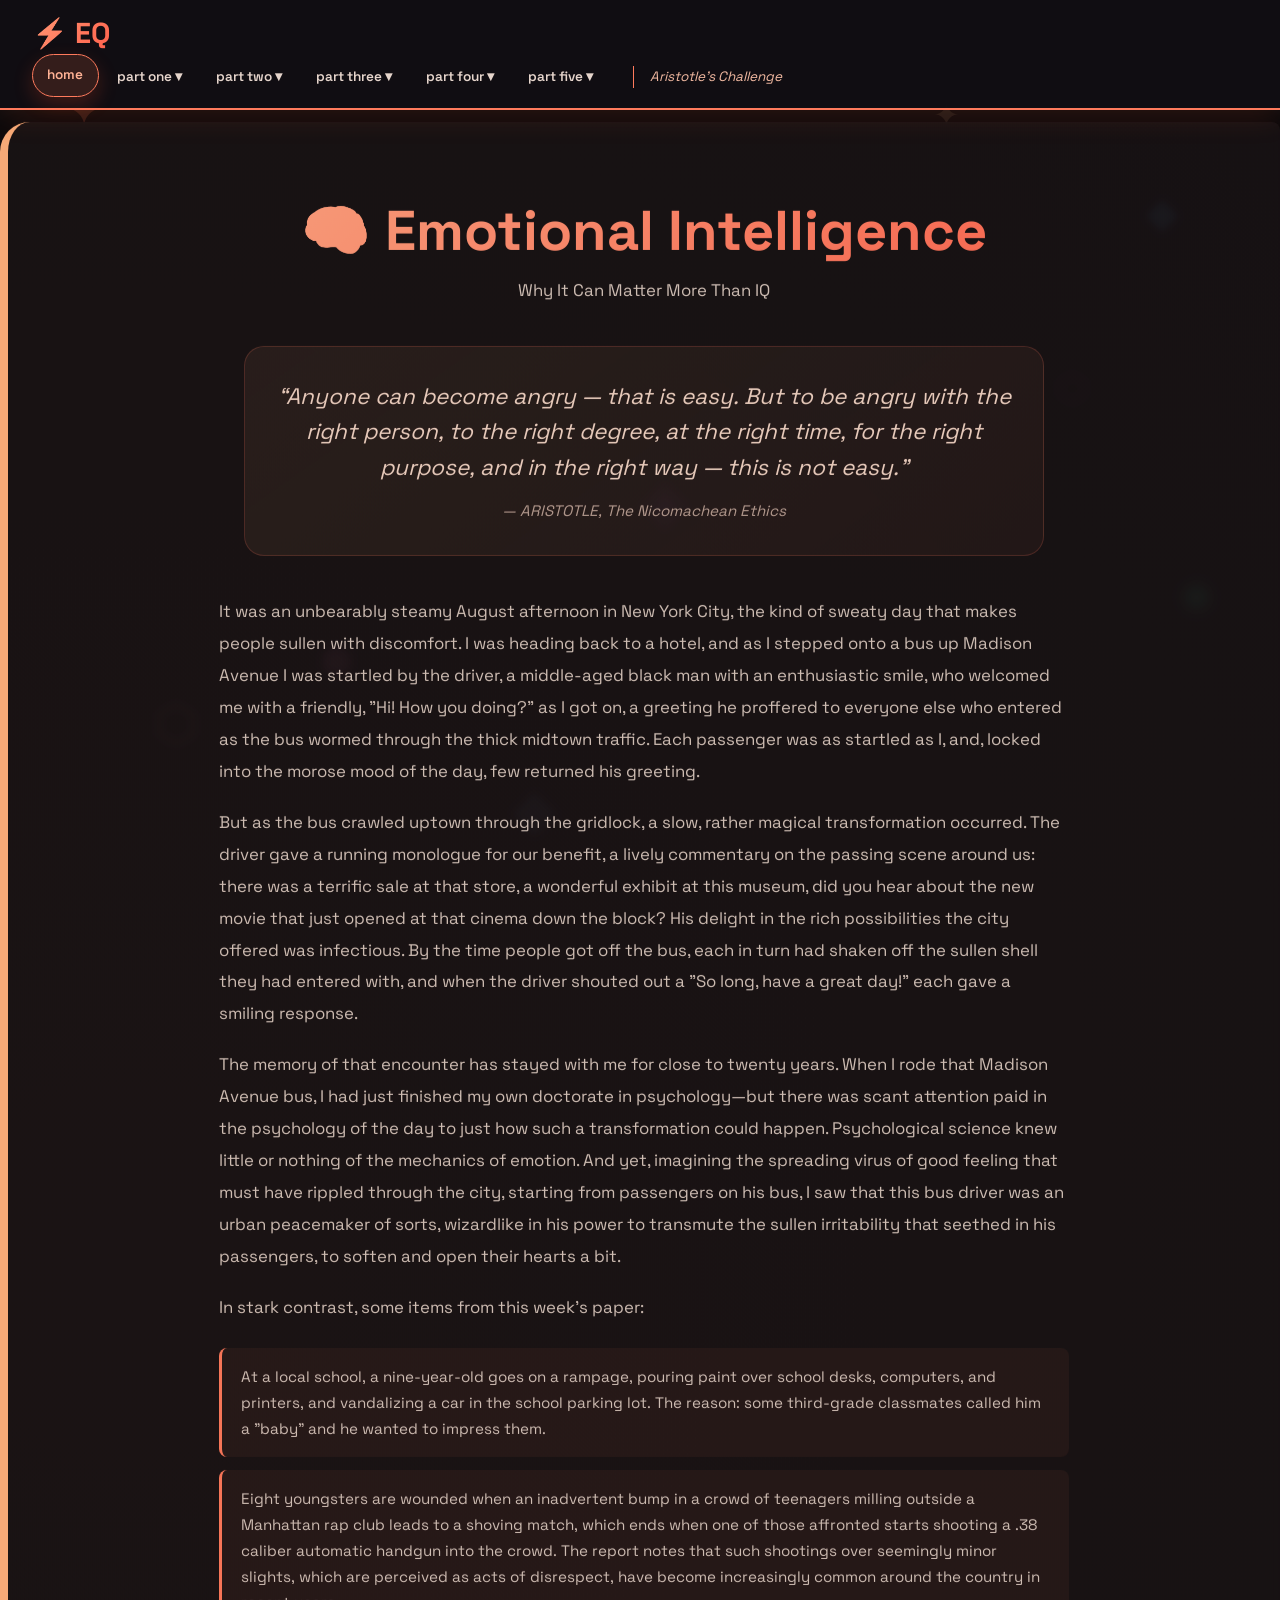
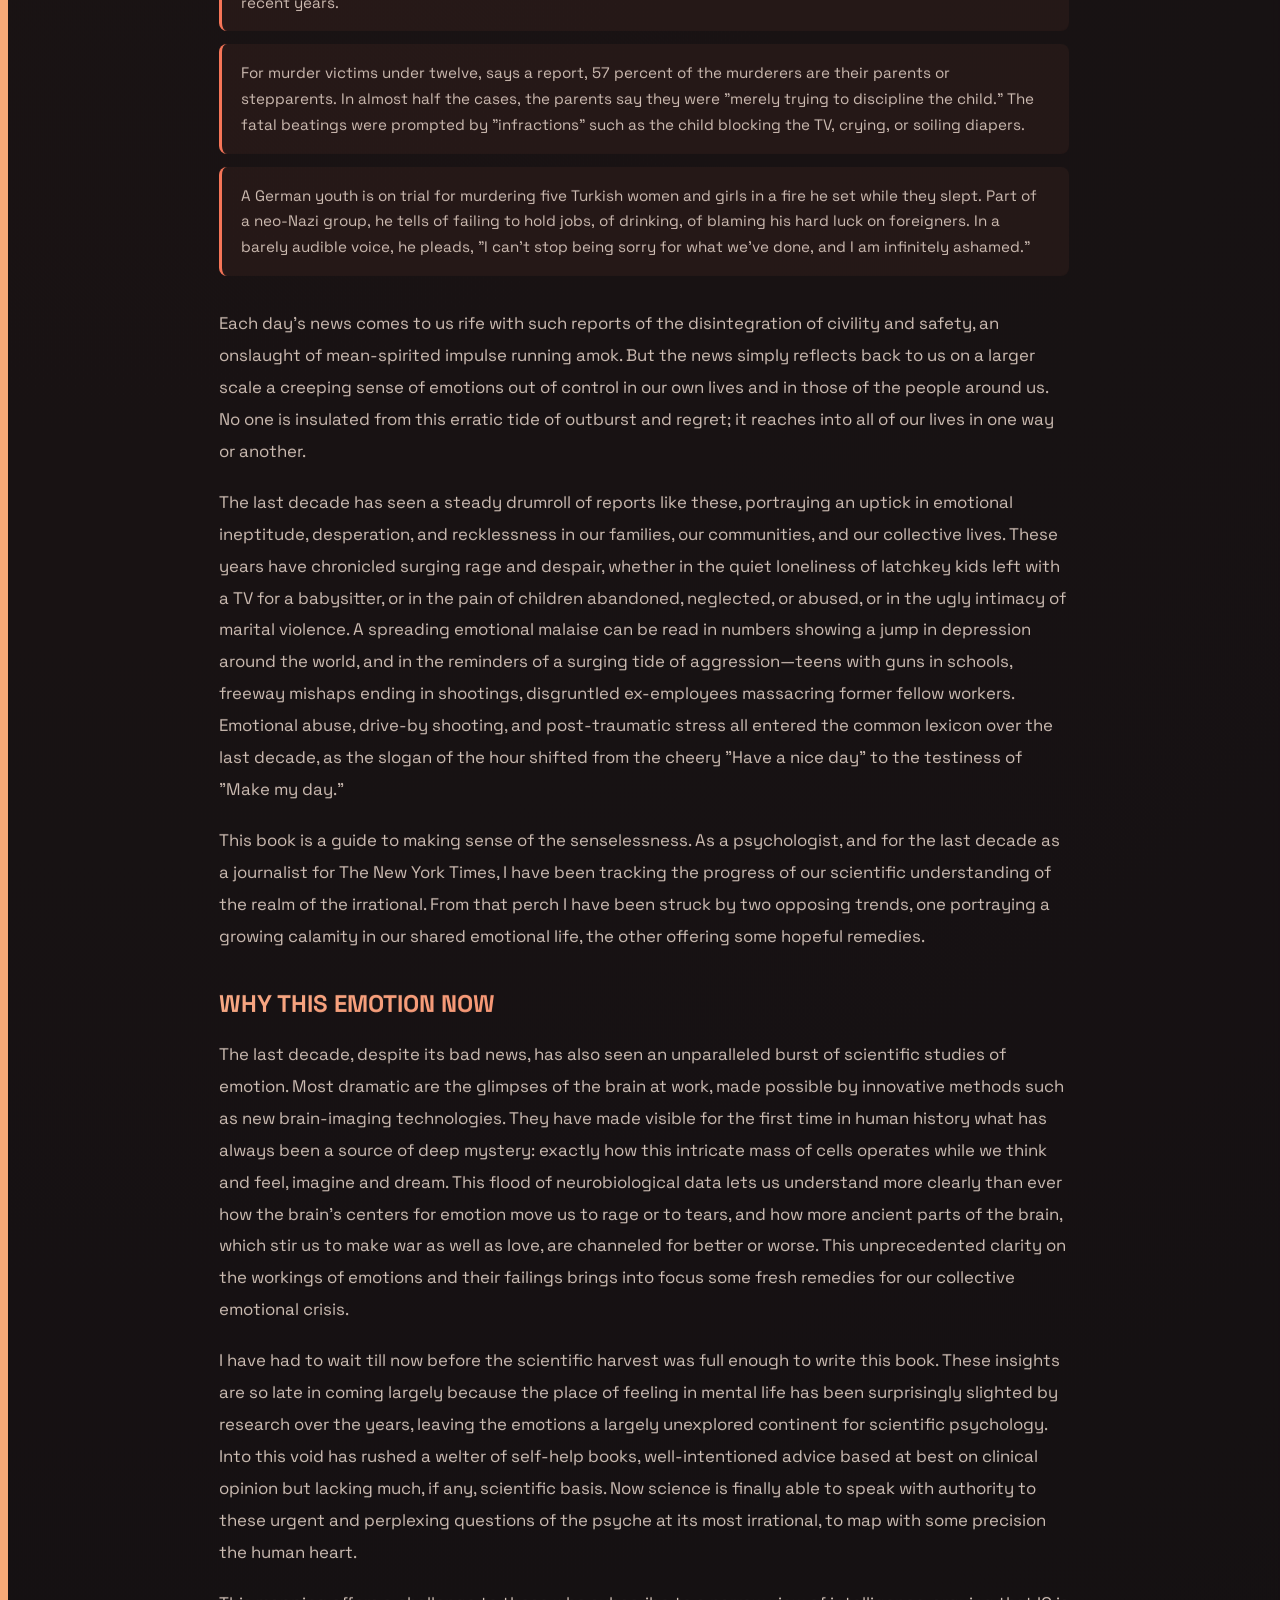
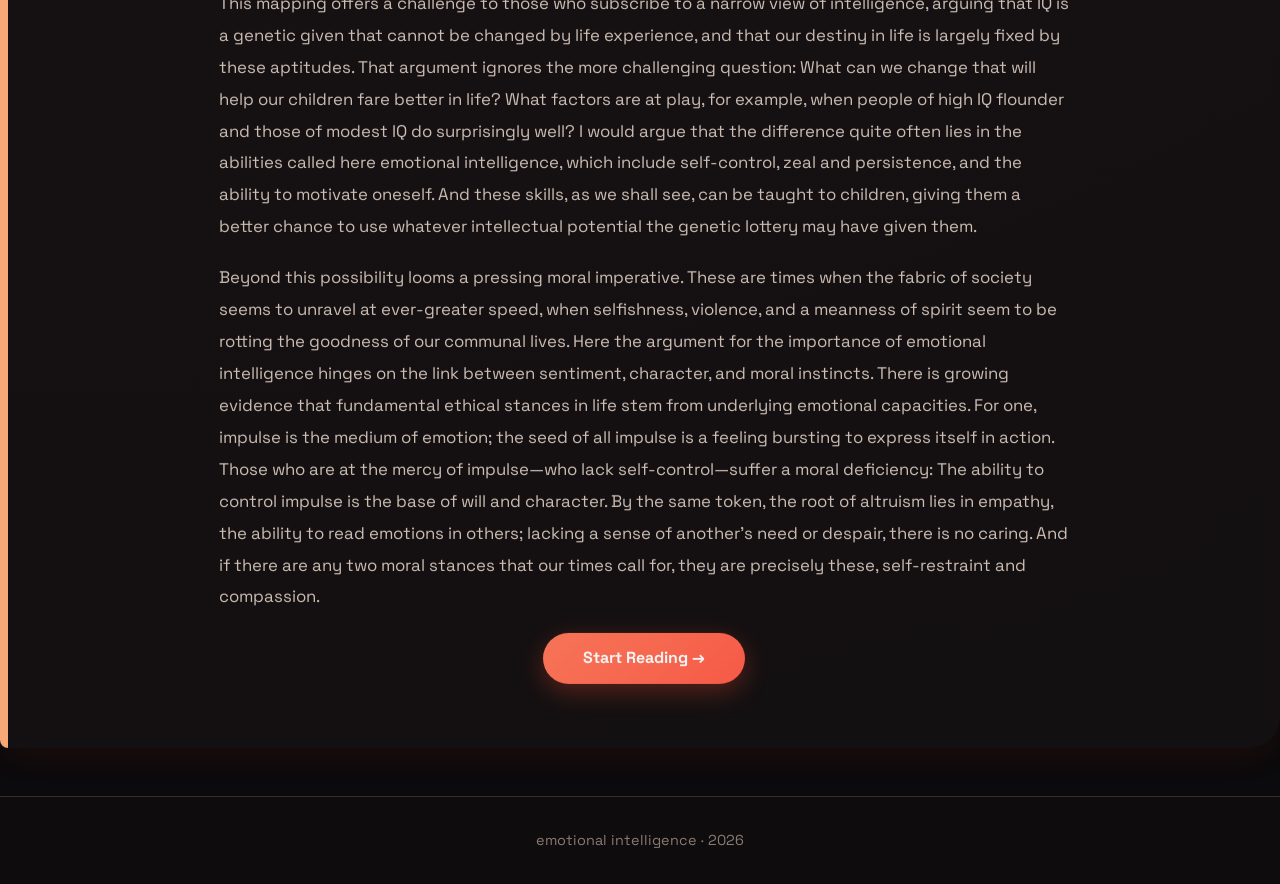
<file: index.html>
<!DOCTYPE html>
<html lang="en">
<head>
    <meta charset="UTF-8" />
    <meta name="viewport" content="width=device-width, initial-scale=1.0"/>
    <title>EQ · Home</title>
    <link rel="stylesheet" href="style.css" />
    <link href="https://fonts.googleapis.com/css2?family=Space+Grotesk:wght@400;600;700&display=swap" rel="stylesheet"/>
</head>
<body>
    <!-- floating objects -->
    <div class="floating-objects" aria-hidden="true">
        <span class="obj obj-1">✦</span><span class="obj obj-2">◆</span>
        <span class="obj obj-3">⬡</span><span class="obj obj-4">◈</span>
        <span class="obj obj-5">◉</span><span class="obj obj-6">⬢</span>
        <span class="obj obj-7">✦</span><span class="obj obj-8">◆</span>
        <span class="obj obj-9">⬡</span>
    </div>

    <!-- navigation -->
    <nav class="navbar" id="mainNav">
        <div class="nav-header">
            <div class="nav-brand">⚡ EQ</div>
            <button class="hamburger" id="hamburger" aria-label="Toggle navigation">
                <span class="bar"></span>
                <span class="bar"></span>
                <span class="bar"></span>
            </button>
        </div>
        <div class="nav-menu" id="navMenu">
            <ul class="nav-links">
                <li><a href="index.html" class="dropbtn active">home</a></li>
                <li class="dropdown">
                    <a href="#" class="dropbtn">part one ▾</a>
                    <ul class="dropdown-content">
                        <li><a href="part1.html#part1-1">1. What Are Emotions For?</a></li>
                        <li><a href="part1.html#part1-2">2. Anatomy of an Emotional Hijacking</a></li>
                    </ul>
                </li>
                <li class="dropdown">
                    <a href="#" class="dropbtn">part two ▾</a>
                    <ul class="dropdown-content">
                        <li><a href="part2.html#part2-3">3. When Smart Is Dumb</a></li>
                        <li><a href="part2.html#part2-4">4. Know Thyself</a></li>
                        <li><a href="part2.html#part2-5">5. Passion's Slaves</a></li>
                        <li><a href="part2.html#part2-6">6. The Master Aptitude</a></li>
                        <li><a href="part2.html#part2-7">7. The Roots of Empathy</a></li>
                        <li><a href="part2.html#part2-8">8. The Social Arts</a></li>
                    </ul>
                </li>
                <li class="dropdown">
                    <a href="#" class="dropbtn">part three ▾</a>
                    <ul class="dropdown-content">
                        <li><a href="part3.html#part3-9">9. Intimate Enemies</a></li>
                        <li><a href="part3.html#part3-10">10. Managing with Heart</a></li>
                        <li><a href="part3.html#part3-11">11. Mind and Medicine</a></li>
                    </ul>
                </li>
                <li class="dropdown">
                    <a href="#" class="dropbtn">part four ▾</a>
                    <ul class="dropdown-content">
                        <li><a href="part4.html#part4-12">12. The Family Crucible</a></li>
                        <li><a href="part4.html#part4-13">13. Trauma and Emotional Relearning</a></li>
                        <li><a href="part4.html#part4-14">14. Temperament Is Not Destiny</a></li>
                    </ul>
                </li>
                <li class="dropdown">
                    <a href="#" class="dropbtn">part five ▾</a>
                    <ul class="dropdown-content">
                        <li><a href="part5.html#part5-15">15. The Cost of Emotional Illiteracy</a></li>
                        <li><a href="part5.html#part5-16">16. Schooling the Emotions</a></li>
                    </ul>
                </li>
            </ul>
            <div class="nav-extra">Aristotle's Challenge</div>
        </div>
    </nav>

    <!-- hero / introduction -->
<section class="page-section hero-section">
    <h1>🧠 Emotional Intelligence</h1>
    <p class="subtitle">Why It Can Matter More Than IQ</p>
    
    <!-- Aristotle's Challenge -->
    <div class="aristotle-block">
        <blockquote class="aristotle-quote">
            “Anyone can become angry — that is easy. But to be angry with the right person, to the right degree, at the right time, for the right purpose, and in the right way — this is not easy.”
        </blockquote>
        <cite>— ARISTOTLE, <em>The Nicomachean Ethics</em></cite>
    </div>

    <!-- Introduction text -->
    <div class="intro-text">
        <p>It was an unbearably steamy August afternoon in New York City, the kind of sweaty day that makes people sullen with discomfort. I was heading back to a hotel, and as I stepped onto a bus up Madison Avenue I was startled by the driver, a middle-aged black man with an enthusiastic smile, who welcomed me with a friendly, "Hi! How you doing?" as I got on, a greeting he proffered to everyone else who entered as the bus wormed through the thick midtown traffic. Each passenger was as startled as I, and, locked into the morose mood of the day, few returned his greeting.</p>
        
        <p>But as the bus crawled uptown through the gridlock, a slow, rather magical transformation occurred. The driver gave a running monologue for our benefit, a lively commentary on the passing scene around us: there was a terrific sale at that store, a wonderful exhibit at this museum, did you hear about the new movie that just opened at that cinema down the block? His delight in the rich possibilities the city offered was infectious. By the time people got off the bus, each in turn had shaken off the sullen shell they had entered with, and when the driver shouted out a "So long, have a great day!" each gave a smiling response.</p>
        
        <p>The memory of that encounter has stayed with me for close to twenty years. When I rode that Madison Avenue bus, I had just finished my own doctorate in psychology—but there was scant attention paid in the psychology of the day to just how such a transformation could happen. Psychological science knew little or nothing of the mechanics of emotion. And yet, imagining the spreading virus of good feeling that must have rippled through the city, starting from passengers on his bus, I saw that this bus driver was an urban peacemaker of sorts, wizardlike in his power to transmute the sullen irritability that seethed in his passengers, to soften and open their hearts a bit.</p>
        
        <p>In stark contrast, some items from this week's paper:</p>
        
        <ul class="news-items">
            <li>At a local school, a nine-year-old goes on a rampage, pouring paint over school desks, computers, and printers, and vandalizing a car in the school parking lot. The reason: some third-grade classmates called him a "baby" and he wanted to impress them.</li>
            <li>Eight youngsters are wounded when an inadvertent bump in a crowd of teenagers milling outside a Manhattan rap club leads to a shoving match, which ends when one of those affronted starts shooting a .38 caliber automatic handgun into the crowd. The report notes that such shootings over seemingly minor slights, which are perceived as acts of disrespect, have become increasingly common around the country in recent years.</li>
            <li>For murder victims under twelve, says a report, 57 percent of the murderers are their parents or stepparents. In almost half the cases, the parents say they were "merely trying to discipline the child." The fatal beatings were prompted by "infractions" such as the child blocking the TV, crying, or soiling diapers.</li>
            <li>A German youth is on trial for murdering five Turkish women and girls in a fire he set while they slept. Part of a neo-Nazi group, he tells of failing to hold jobs, of drinking, of blaming his hard luck on foreigners. In a barely audible voice, he pleads, "I can't stop being sorry for what we've done, and I am infinitely ashamed."</li>
        </ul>
        
        <p>Each day's news comes to us rife with such reports of the disintegration of civility and safety, an onslaught of mean-spirited impulse running amok. But the news simply reflects back to us on a larger scale a creeping sense of emotions out of control in our own lives and in those of the people around us. No one is insulated from this erratic tide of outburst and regret; it reaches into all of our lives in one way or another.</p>
        
        <p>The last decade has seen a steady drumroll of reports like these, portraying an uptick in emotional ineptitude, desperation, and recklessness in our families, our communities, and our collective lives. These years have chronicled surging rage and despair, whether in the quiet loneliness of latchkey kids left with a TV for a babysitter, or in the pain of children abandoned, neglected, or abused, or in the ugly intimacy of marital violence. A spreading emotional malaise can be read in numbers showing a jump in depression around the world, and in the reminders of a surging tide of aggression—teens with guns in schools, freeway mishaps ending in shootings, disgruntled ex-employees massacring former fellow workers. Emotional abuse, drive-by shooting, and post-traumatic stress all entered the common lexicon over the last decade, as the slogan of the hour shifted from the cheery "Have a nice day" to the testiness of "Make my day."</p>
        
        <p>This book is a guide to making sense of the senselessness. As a psychologist, and for the last decade as a journalist for The New York Times, I have been tracking the progress of our scientific understanding of the realm of the irrational. From that perch I have been struck by two opposing trends, one portraying a growing calamity in our shared emotional life, the other offering some hopeful remedies.</p>
        
        <h3>WHY THIS EMOTION NOW</h3>
        
        <p>The last decade, despite its bad news, has also seen an unparalleled burst of scientific studies of emotion. Most dramatic are the glimpses of the brain at work, made possible by innovative methods such as new brain-imaging technologies. They have made visible for the first time in human history what has always been a source of deep mystery: exactly how this intricate mass of cells operates while we think and feel, imagine and dream. This flood of neurobiological data lets us understand more clearly than ever how the brain's centers for emotion move us to rage or to tears, and how more ancient parts of the brain, which stir us to make war as well as love, are channeled for better or worse. This unprecedented clarity on the workings of emotions and their failings brings into focus some fresh remedies for our collective emotional crisis.</p>
        
        <p>I have had to wait till now before the scientific harvest was full enough to write this book. These insights are so late in coming largely because the place of feeling in mental life has been surprisingly slighted by research over the years, leaving the emotions a largely unexplored continent for scientific psychology. Into this void has rushed a welter of self-help books, well-intentioned advice based at best on clinical opinion but lacking much, if any, scientific basis. Now science is finally able to speak with authority to these urgent and perplexing questions of the psyche at its most irrational, to map with some precision the human heart.</p>
        
        <p>This mapping offers a challenge to those who subscribe to a narrow view of intelligence, arguing that IQ is a genetic given that cannot be changed by life experience, and that our destiny in life is largely fixed by these aptitudes. That argument ignores the more challenging question: What can we change that will help our children fare better in life? What factors are at play, for example, when people of high IQ flounder and those of modest IQ do surprisingly well? I would argue that the difference quite often lies in the abilities called here emotional intelligence, which include self-control, zeal and persistence, and the ability to motivate oneself. And these skills, as we shall see, can be taught to children, giving them a better chance to use whatever intellectual potential the genetic lottery may have given them.</p>
        
        <p>Beyond this possibility looms a pressing moral imperative. These are times when the fabric of society seems to unravel at ever-greater speed, when selfishness, violence, and a meanness of spirit seem to be rotting the goodness of our communal lives. Here the argument for the importance of emotional intelligence hinges on the link between sentiment, character, and moral instincts. There is growing evidence that fundamental ethical stances in life stem from underlying emotional capacities. For one, impulse is the medium of emotion; the seed of all impulse is a feeling bursting to express itself in action. Those who are at the mercy of impulse—who lack self-control—suffer a moral deficiency: The ability to control impulse is the base of will and character. By the same token, the root of altruism lies in empathy, the ability to read emotions in others; lacking a sense of another's need or despair, there is no caring. And if there are any two moral stances that our times call for, they are precisely these, self-restraint and compassion.</p>
    </div>

    <div class="hero-nav">
        <a href="part1.html" class="btn-primary">Start Reading →</a>
    </div>
</section>

    <footer class="footer"><p>emotional intelligence · 2026</p></footer>
    <script src="script.js"></script>
</body>
</html>
</file>
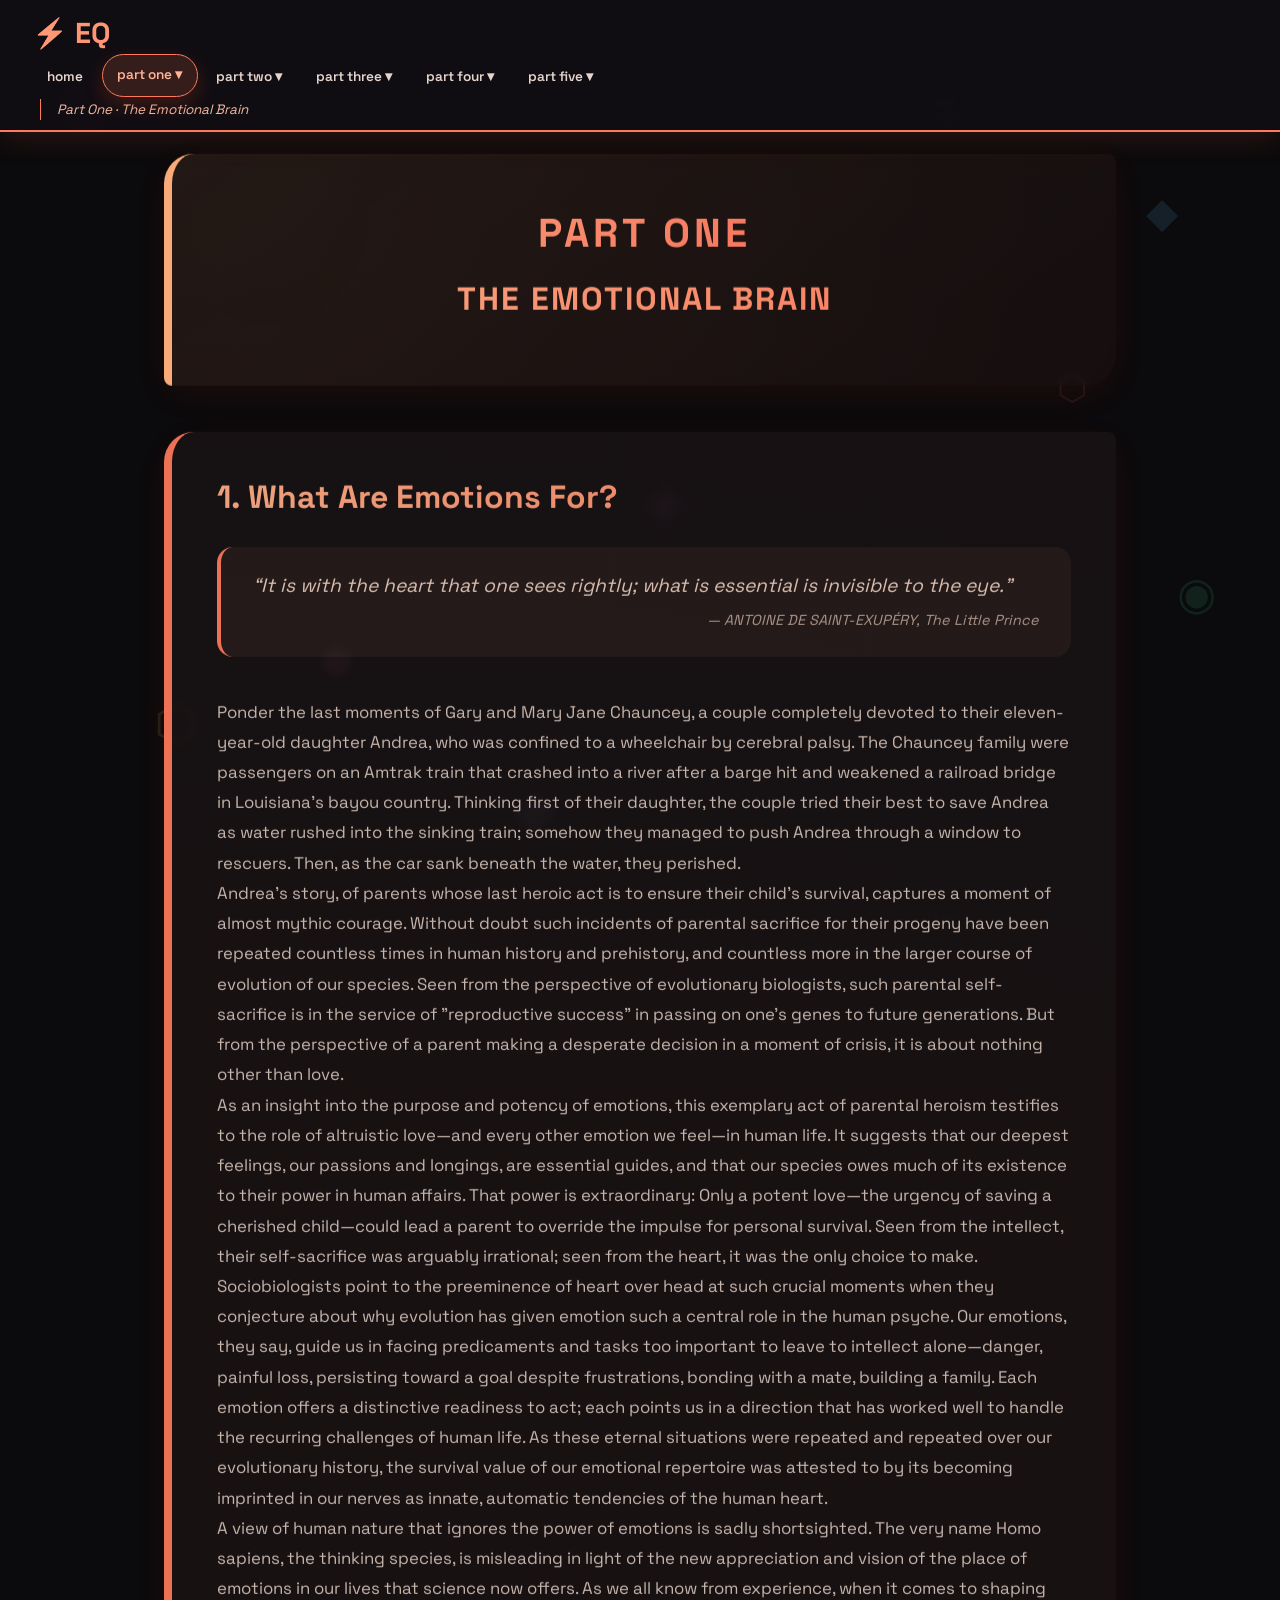
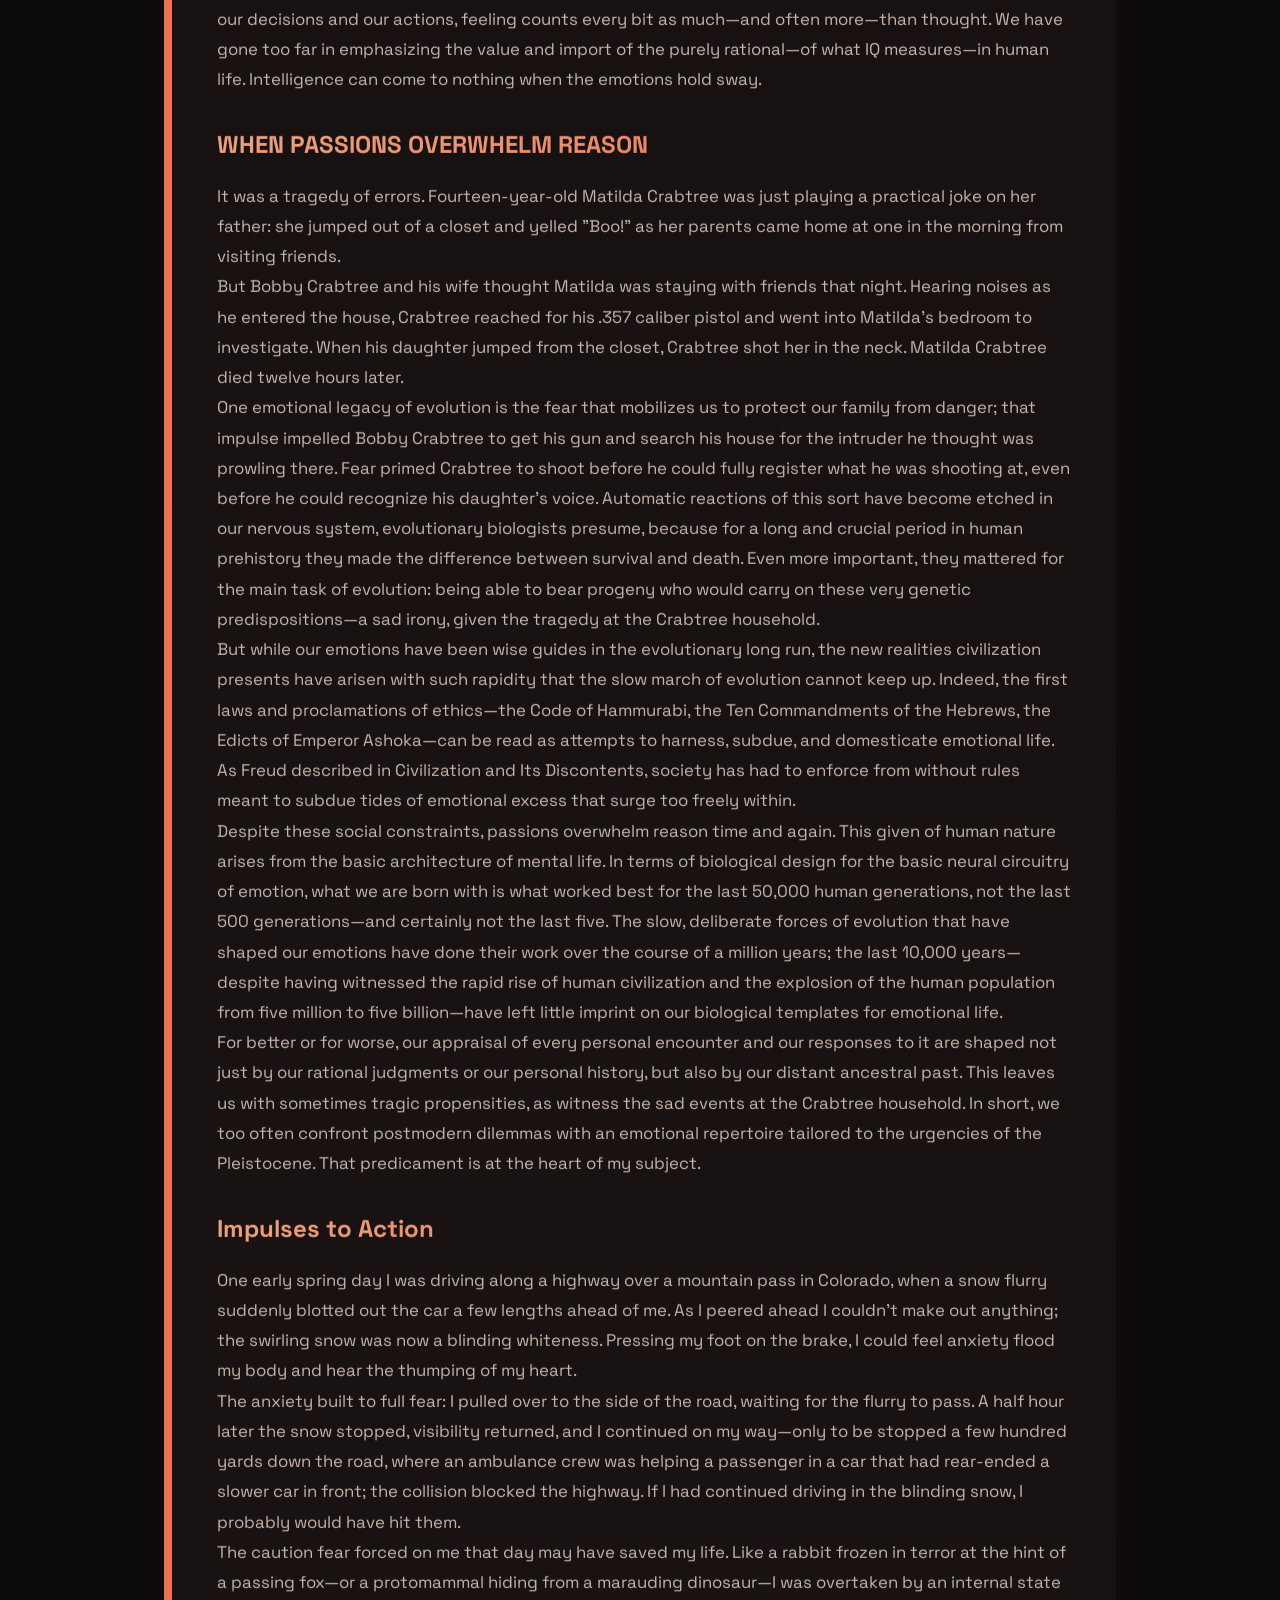
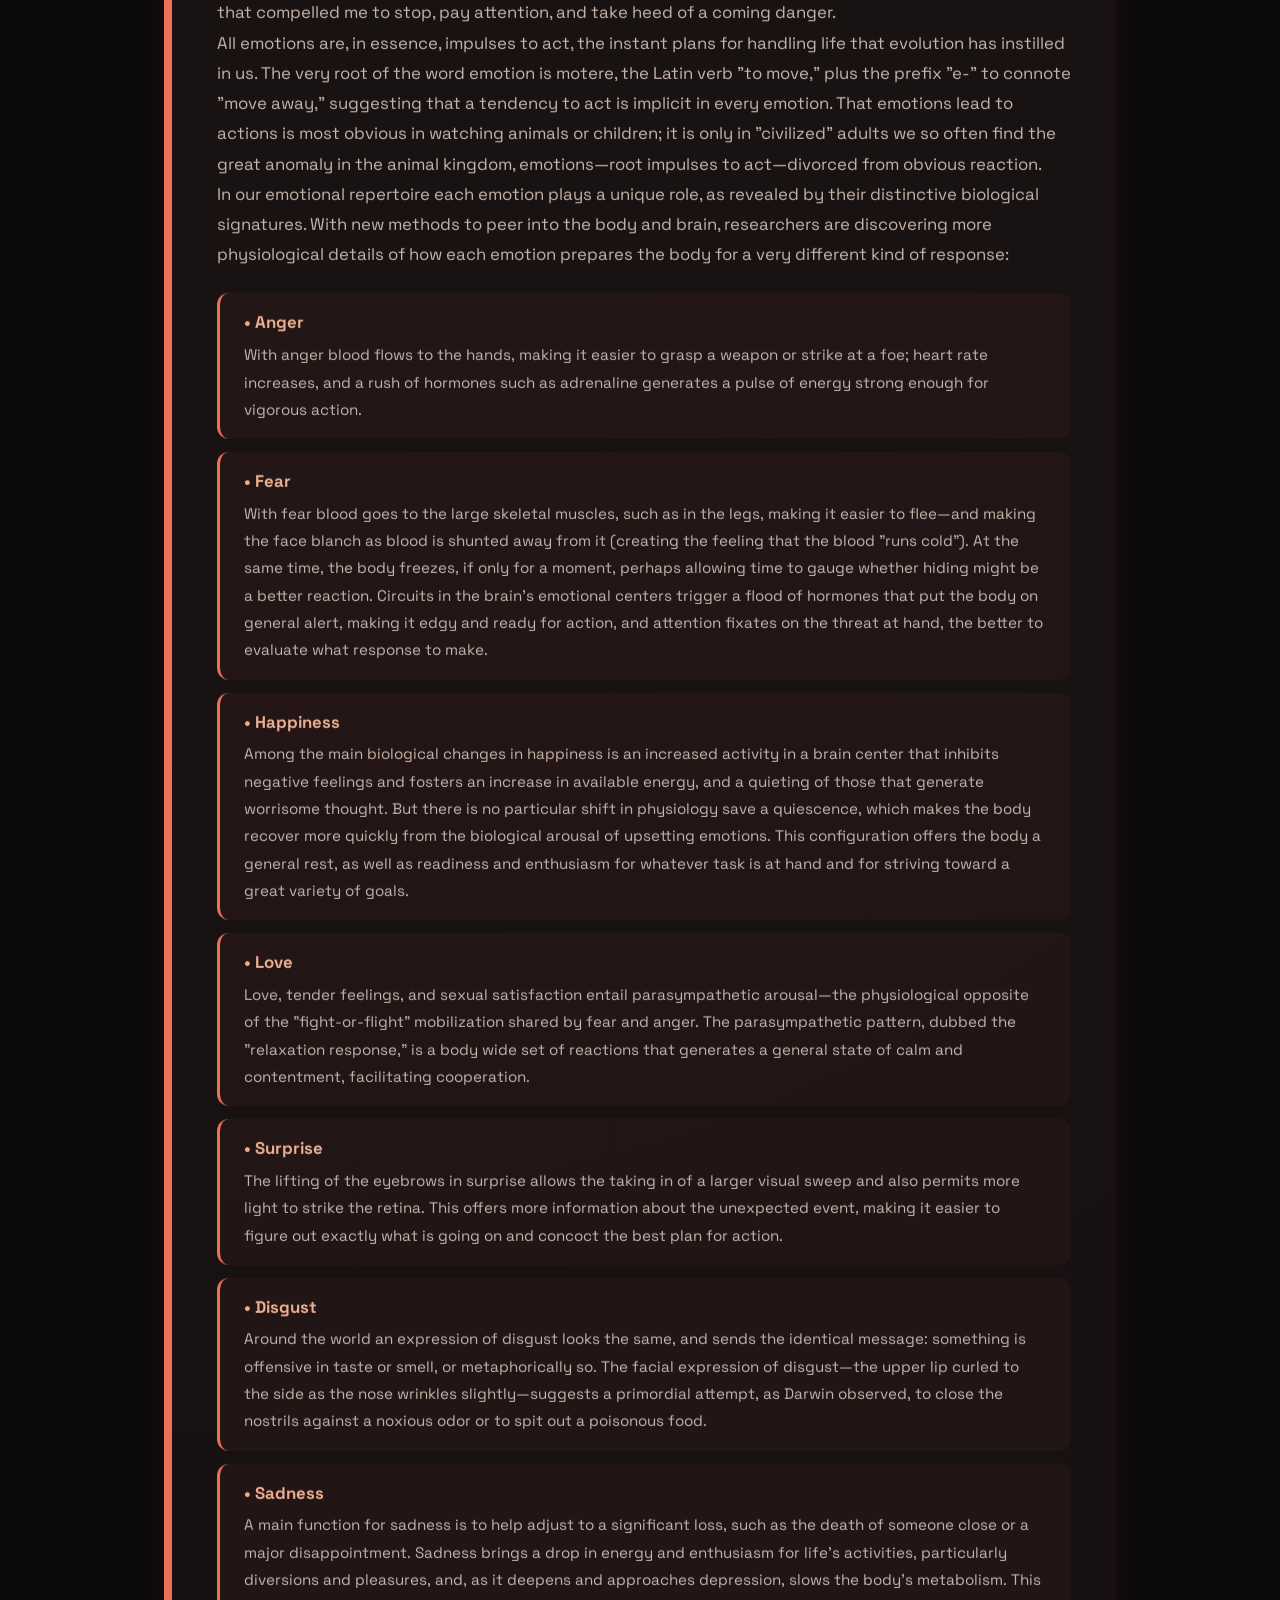
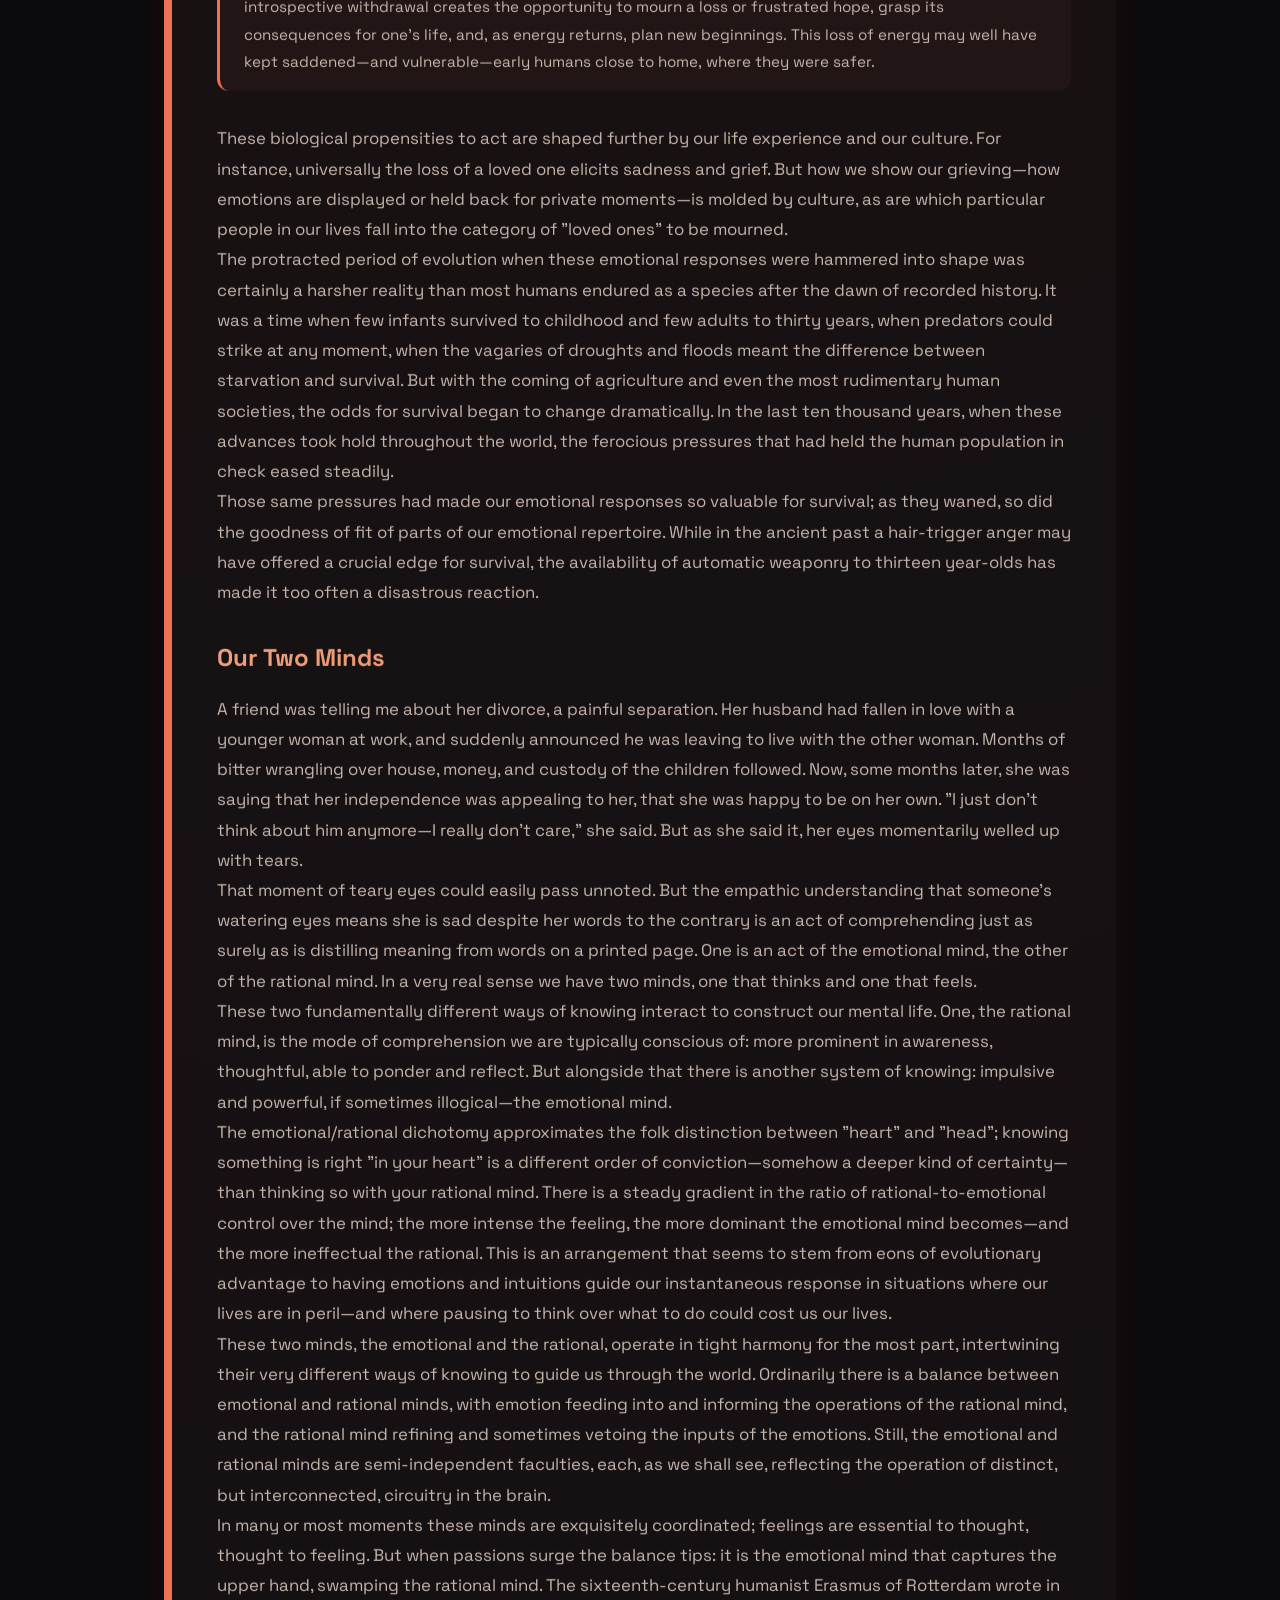
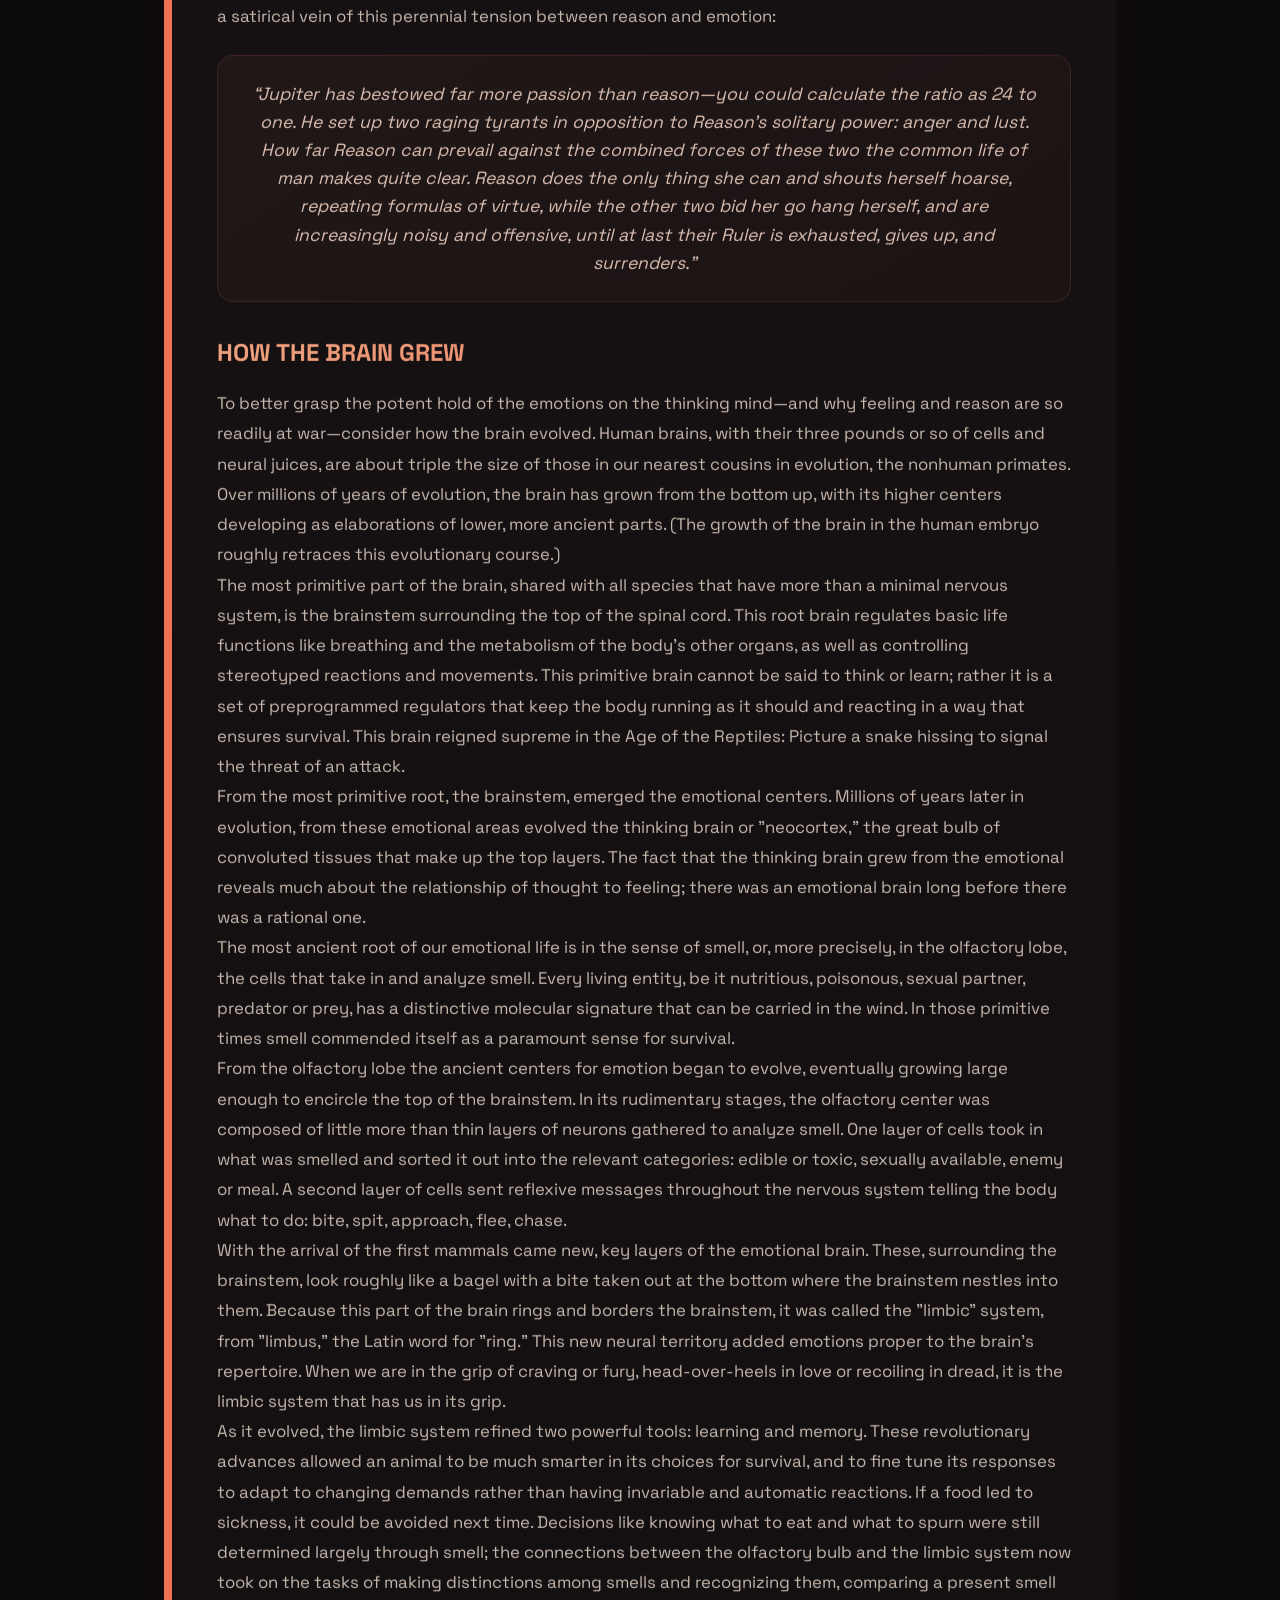
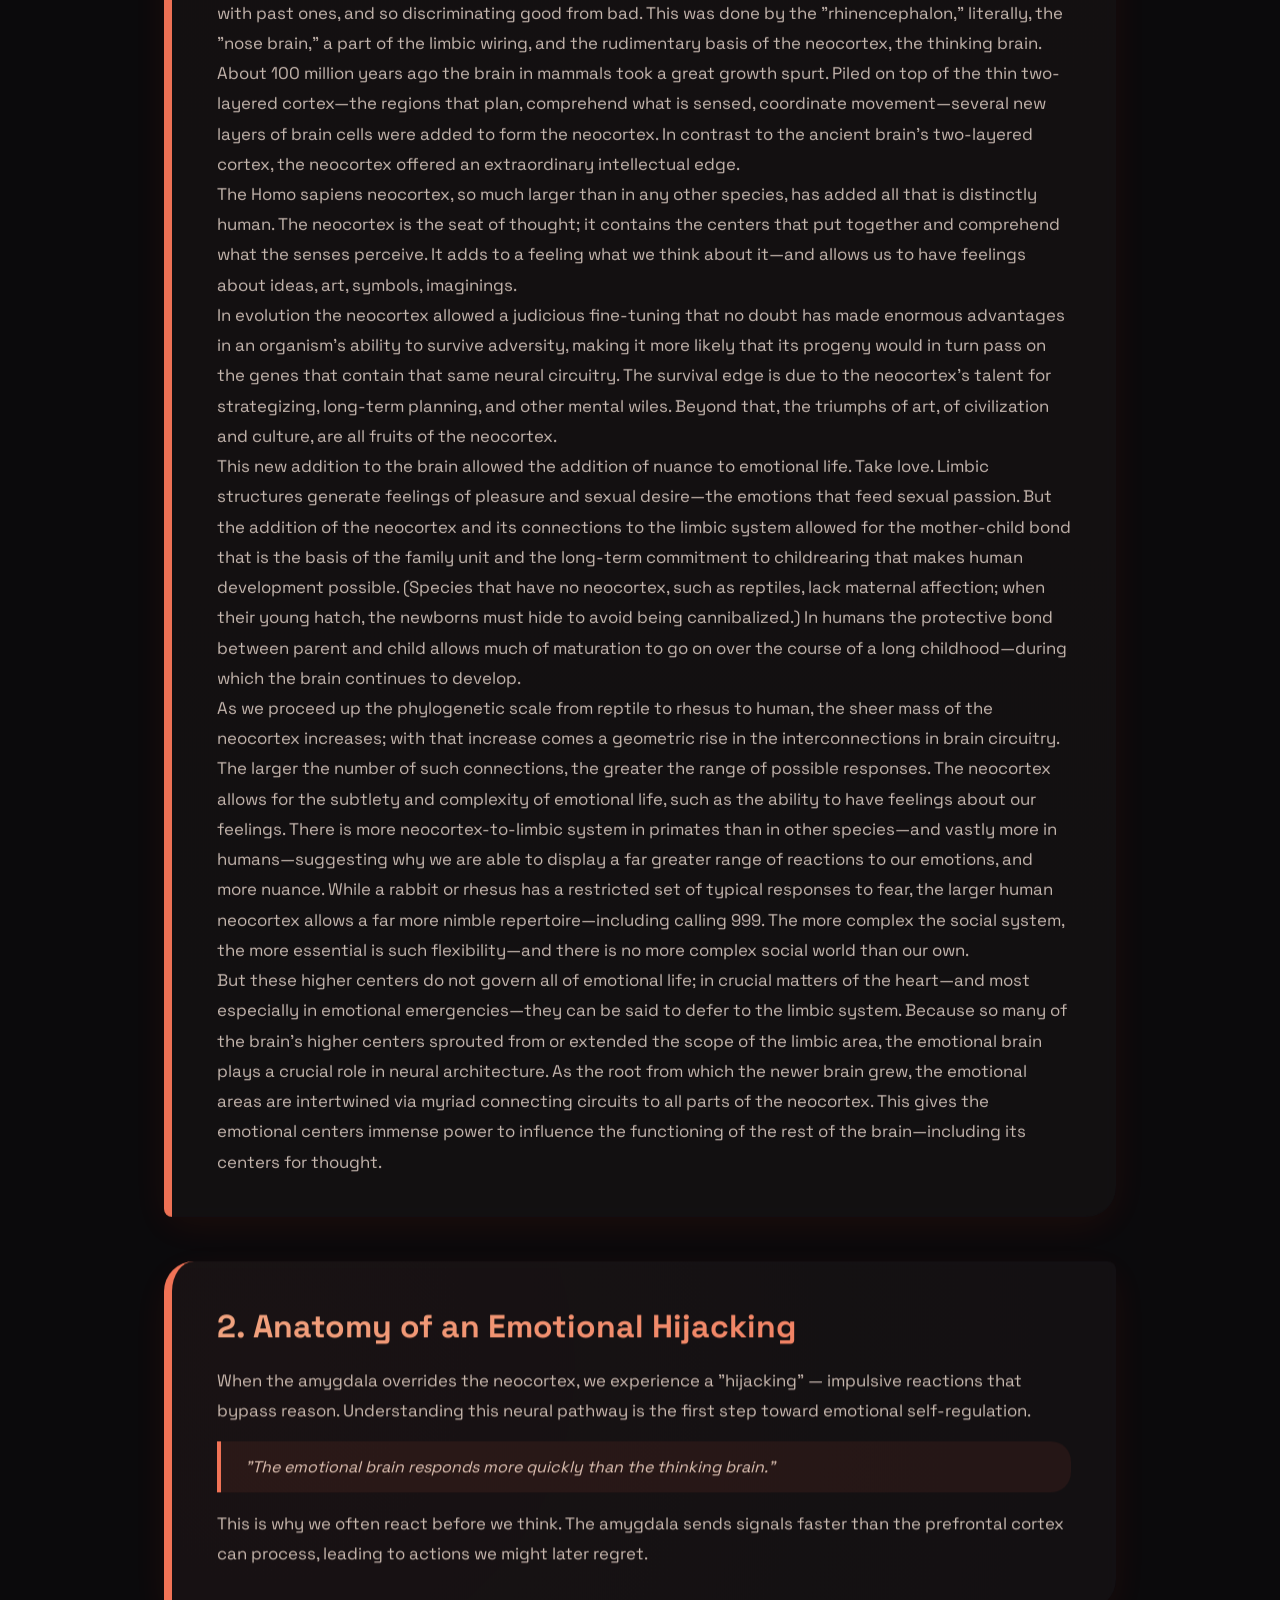
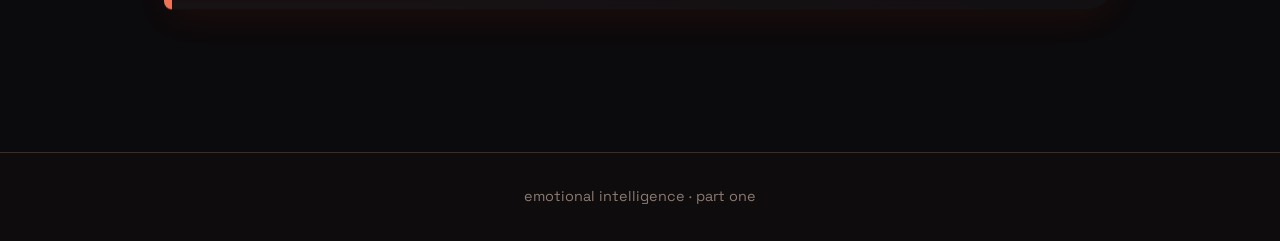
<file: part1.html>
<!DOCTYPE html>
<html lang="en">
<head>
    <meta charset="UTF-8" />
    <meta name="viewport" content="width=device-width, initial-scale=1.0"/>
    <title>EQ · Part One</title>
    <link rel="stylesheet" href="style.css" />
    <link href="https://fonts.googleapis.com/css2?family=Space+Grotesk:wght@400;600;700&display=swap" rel="stylesheet"/>
</head>
<body>
    <div class="floating-objects" aria-hidden="true">
        <span class="obj obj-1">✦</span><span class="obj obj-2">◆</span>
        <span class="obj obj-3">⬡</span><span class="obj obj-4">◈</span>
        <span class="obj obj-5">◉</span><span class="obj obj-6">⬢</span>
        <span class="obj obj-7">✦</span><span class="obj obj-8">◆</span>
        <span class="obj obj-9">⬡</span>
    </div>

    <nav class="navbar">
        <div class="nav-brand">⚡ EQ</div>
        <ul class="nav-links">
            <li><a href="index.html" class="dropbtn">home</a></li>
            <li class="dropdown">
                <a href="#" class="dropbtn active">part one ▾</a>
                <ul class="dropdown-content">
                    <li><a href="part1.html#part1-1">1. What Are Emotions For?</a></li>
                    <li><a href="part1.html#part1-2">2. Anatomy of an Emotional Hijacking</a></li>
                </ul>
            </li>
            <li class="dropdown">
                <a href="#" class="dropbtn">part two ▾</a>
                <ul class="dropdown-content">
                    <li><a href="part2.html#part2-3">3. When Smart Is Dumb</a></li>
                    <li><a href="part2.html#part2-4">4. Know Thyself</a></li>
                    <li><a href="part2.html#part2-5">5. Passion's Slaves</a></li>
                    <li><a href="part2.html#part2-6">6. The Master Aptitude</a></li>
                    <li><a href="part2.html#part2-7">7. The Roots of Empathy</a></li>
                    <li><a href="part2.html#part2-8">8. The Social Arts</a></li>
                </ul>
            </li>
            <li class="dropdown">
                <a href="#" class="dropbtn">part three ▾</a>
                <ul class="dropdown-content">
                    <li><a href="part3.html#part3-9">9. Intimate Enemies</a></li>
                    <li><a href="part3.html#part3-10">10. Managing with Heart</a></li>
                    <li><a href="part3.html#part3-11">11. Mind and Medicine</a></li>
                </ul>
            </li>
            <li class="dropdown">
                <a href="#" class="dropbtn">part four ▾</a>
                <ul class="dropdown-content">
                    <li><a href="part4.html#part4-12">12. The Family Crucible</a></li>
                    <li><a href="part4.html#part4-13">13. Trauma and Emotional Relearning</a></li>
                    <li><a href="part4.html#part4-14">14. Temperament Is Not Destiny</a></li>
                </ul>
            </li>
            <li class="dropdown">
                <a href="#" class="dropbtn">part five ▾</a>
                <ul class="dropdown-content">
                    <li><a href="part5.html#part5-15">15. The Cost of Emotional Illiteracy</a></li>
                    <li><a href="part5.html#part5-16">16. Schooling the Emotions</a></li>
                </ul>
            </li>
        </ul>
        <div class="nav-extra">Part One · The Emotional Brain</div>
    </nav>

    <main class="content">
    <!-- Part One Header -->
    <section class="page-section part-header">
        <h1 class="part-title">PART ONE</h1>
        <h2 class="part-subtitle">THE EMOTIONAL BRAIN</h2>
    </section>

    <!-- Chapter 1: What Are Emotions For? -->
    <section id="part1-1" class="page-section">
        <h2>1. What Are Emotions For?</h2>
        
        <div class="epigraph">
            <blockquote>“It is with the heart that one sees rightly; what is essential is invisible to the eye.”</blockquote>
            <cite>— ANTOINE DE SAINT-EXUPÉRY, <em>The Little Prince</em></cite>
        </div>

        <p>Ponder the last moments of Gary and Mary Jane Chauncey, a couple completely devoted to their eleven-year-old daughter Andrea, who was confined to a wheelchair by cerebral palsy. The Chauncey family were passengers on an Amtrak train that crashed into a river after a barge hit and weakened a railroad bridge in Louisiana's bayou country. Thinking first of their daughter, the couple tried their best to save Andrea as water rushed into the sinking train; somehow they managed to push Andrea through a window to rescuers. Then, as the car sank beneath the water, they perished.</p>
        
        <p>Andrea's story, of parents whose last heroic act is to ensure their child's survival, captures a moment of almost mythic courage. Without doubt such incidents of parental sacrifice for their progeny have been repeated countless times in human history and prehistory, and countless more in the larger course of evolution of our species. Seen from the perspective of evolutionary biologists, such parental self-sacrifice is in the service of "reproductive success" in passing on one's genes to future generations. But from the perspective of a parent making a desperate decision in a moment of crisis, it is about nothing other than love.</p>
        
        <p>As an insight into the purpose and potency of emotions, this exemplary act of parental heroism testifies to the role of altruistic love—and every other emotion we feel—in human life. It suggests that our deepest feelings, our passions and longings, are essential guides, and that our species owes much of its existence to their power in human affairs. That power is extraordinary: Only a potent love—the urgency of saving a cherished child—could lead a parent to override the impulse for personal survival. Seen from the intellect, their self-sacrifice was arguably irrational; seen from the heart, it was the only choice to make.</p>
        
        <p>Sociobiologists point to the preeminence of heart over head at such crucial moments when they conjecture about why evolution has given emotion such a central role in the human psyche. Our emotions, they say, guide us in facing predicaments and tasks too important to leave to intellect alone—danger, painful loss, persisting toward a goal despite frustrations, bonding with a mate, building a family. Each emotion offers a distinctive readiness to act; each points us in a direction that has worked well to handle the recurring challenges of human life. As these eternal situations were repeated and repeated over our evolutionary history, the survival value of our emotional repertoire was attested to by its becoming imprinted in our nerves as innate, automatic tendencies of the human heart.</p>
        
        <p>A view of human nature that ignores the power of emotions is sadly shortsighted. The very name Homo sapiens, the thinking species, is misleading in light of the new appreciation and vision of the place of emotions in our lives that science now offers. As we all know from experience, when it comes to shaping our decisions and our actions, feeling counts every bit as much—and often more—than thought. We have gone too far in emphasizing the value and import of the purely rational—of what IQ measures—in human life. Intelligence can come to nothing when the emotions hold sway.</p>

        <h3>WHEN PASSIONS OVERWHELM REASON</h3>

        <p>It was a tragedy of errors. Fourteen-year-old Matilda Crabtree was just playing a practical joke on her father: she jumped out of a closet and yelled "Boo!" as her parents came home at one in the morning from visiting friends.</p>
        
        <p>But Bobby Crabtree and his wife thought Matilda was staying with friends that night. Hearing noises as he entered the house, Crabtree reached for his .357 caliber pistol and went into Matilda's bedroom to investigate. When his daughter jumped from the closet, Crabtree shot her in the neck. Matilda Crabtree died twelve hours later.</p>
        
        <p>One emotional legacy of evolution is the fear that mobilizes us to protect our family from danger; that impulse impelled Bobby Crabtree to get his gun and search his house for the intruder he thought was prowling there. Fear primed Crabtree to shoot before he could fully register what he was shooting at, even before he could recognize his daughter's voice. Automatic reactions of this sort have become etched in our nervous system, evolutionary biologists presume, because for a long and crucial period in human prehistory they made the difference between survival and death. Even more important, they mattered for the main task of evolution: being able to bear progeny who would carry on these very genetic predispositions—a sad irony, given the tragedy at the Crabtree household.</p>
        
        <p>But while our emotions have been wise guides in the evolutionary long run, the new realities civilization presents have arisen with such rapidity that the slow march of evolution cannot keep up. Indeed, the first laws and proclamations of ethics—the Code of Hammurabi, the Ten Commandments of the Hebrews, the Edicts of Emperor Ashoka—can be read as attempts to harness, subdue, and domesticate emotional life. As Freud described in Civilization and Its Discontents, society has had to enforce from without rules meant to subdue tides of emotional excess that surge too freely within.</p>
        
        <p>Despite these social constraints, passions overwhelm reason time and again. This given of human nature arises from the basic architecture of mental life. In terms of biological design for the basic neural circuitry of emotion, what we are born with is what worked best for the last 50,000 human generations, not the last 500 generations—and certainly not the last five. The slow, deliberate forces of evolution that have shaped our emotions have done their work over the course of a million years; the last 10,000 years—despite having witnessed the rapid rise of human civilization and the explosion of the human population from five million to five billion—have left little imprint on our biological templates for emotional life.</p>
        
        <p>For better or for worse, our appraisal of every personal encounter and our responses to it are shaped not just by our rational judgments or our personal history, but also by our distant ancestral past. This leaves us with sometimes tragic propensities, as witness the sad events at the Crabtree household. In short, we too often confront postmodern dilemmas with an emotional repertoire tailored to the urgencies of the Pleistocene. That predicament is at the heart of my subject.</p>

        <h3>Impulses to Action</h3>

        <p>One early spring day I was driving along a highway over a mountain pass in Colorado, when a snow flurry suddenly blotted out the car a few lengths ahead of me. As I peered ahead I couldn't make out anything; the swirling snow was now a blinding whiteness. Pressing my foot on the brake, I could feel anxiety flood my body and hear the thumping of my heart.</p>
        
        <p>The anxiety built to full fear: I pulled over to the side of the road, waiting for the flurry to pass. A half hour later the snow stopped, visibility returned, and I continued on my way—only to be stopped a few hundred yards down the road, where an ambulance crew was helping a passenger in a car that had rear-ended a slower car in front; the collision blocked the highway. If I had continued driving in the blinding snow, I probably would have hit them.</p>
        
        <p>The caution fear forced on me that day may have saved my life. Like a rabbit frozen in terror at the hint of a passing fox—or a protomammal hiding from a marauding dinosaur—I was overtaken by an internal state that compelled me to stop, pay attention, and take heed of a coming danger.</p>
        
        <p>All emotions are, in essence, impulses to act, the instant plans for handling life that evolution has instilled in us. The very root of the word emotion is motere, the Latin verb "to move," plus the prefix "e-" to connote "move away," suggesting that a tendency to act is implicit in every emotion. That emotions lead to actions is most obvious in watching animals or children; it is only in "civilized" adults we so often find the great anomaly in the animal kingdom, emotions—root impulses to act—divorced from obvious reaction.</p>
        
        <p>In our emotional repertoire each emotion plays a unique role, as revealed by their distinctive biological signatures. With new methods to peer into the body and brain, researchers are discovering more physiological details of how each emotion prepares the body for a very different kind of response:</p>

        <div class="emotion-list">
            <div class="emotion-item">
                <h4>• Anger</h4>
                <p>With anger blood flows to the hands, making it easier to grasp a weapon or strike at a foe; heart rate increases, and a rush of hormones such as adrenaline generates a pulse of energy strong enough for vigorous action.</p>
            </div>
            <div class="emotion-item">
                <h4>• Fear</h4>
                <p>With fear blood goes to the large skeletal muscles, such as in the legs, making it easier to flee—and making the face blanch as blood is shunted away from it (creating the feeling that the blood "runs cold"). At the same time, the body freezes, if only for a moment, perhaps allowing time to gauge whether hiding might be a better reaction. Circuits in the brain's emotional centers trigger a flood of hormones that put the body on general alert, making it edgy and ready for action, and attention fixates on the threat at hand, the better to evaluate what response to make.</p>
            </div>
            <div class="emotion-item">
                <h4>• Happiness</h4>
                <p>Among the main biological changes in happiness is an increased activity in a brain center that inhibits negative feelings and fosters an increase in available energy, and a quieting of those that generate worrisome thought. But there is no particular shift in physiology save a quiescence, which makes the body recover more quickly from the biological arousal of upsetting emotions. This configuration offers the body a general rest, as well as readiness and enthusiasm for whatever task is at hand and for striving toward a great variety of goals.</p>
            </div>
            <div class="emotion-item">
                <h4>• Love</h4>
                <p>Love, tender feelings, and sexual satisfaction entail parasympathetic arousal—the physiological opposite of the "fight-or-flight" mobilization shared by fear and anger. The parasympathetic pattern, dubbed the "relaxation response," is a body wide set of reactions that generates a general state of calm and contentment, facilitating cooperation.</p>
            </div>
            <div class="emotion-item">
                <h4>• Surprise</h4>
                <p>The lifting of the eyebrows in surprise allows the taking in of a larger visual sweep and also permits more light to strike the retina. This offers more information about the unexpected event, making it easier to figure out exactly what is going on and concoct the best plan for action.</p>
            </div>
            <div class="emotion-item">
                <h4>• Disgust</h4>
                <p>Around the world an expression of disgust looks the same, and sends the identical message: something is offensive in taste or smell, or metaphorically so. The facial expression of disgust—the upper lip curled to the side as the nose wrinkles slightly—suggests a primordial attempt, as Darwin observed, to close the nostrils against a noxious odor or to spit out a poisonous food.</p>
            </div>
            <div class="emotion-item">
                <h4>• Sadness</h4>
                <p>A main function for sadness is to help adjust to a significant loss, such as the death of someone close or a major disappointment. Sadness brings a drop in energy and enthusiasm for life's activities, particularly diversions and pleasures, and, as it deepens and approaches depression, slows the body's metabolism. This introspective withdrawal creates the opportunity to mourn a loss or frustrated hope, grasp its consequences for one's life, and, as energy returns, plan new beginnings. This loss of energy may well have kept saddened—and vulnerable—early humans close to home, where they were safer.</p>
            </div>
        </div>

        <p>These biological propensities to act are shaped further by our life experience and our culture. For instance, universally the loss of a loved one elicits sadness and grief. But how we show our grieving—how emotions are displayed or held back for private moments—is molded by culture, as are which particular people in our lives fall into the category of "loved ones" to be mourned.</p>
        
        <p>The protracted period of evolution when these emotional responses were hammered into shape was certainly a harsher reality than most humans endured as a species after the dawn of recorded history. It was a time when few infants survived to childhood and few adults to thirty years, when predators could strike at any moment, when the vagaries of droughts and floods meant the difference between starvation and survival. But with the coming of agriculture and even the most rudimentary human societies, the odds for survival began to change dramatically. In the last ten thousand years, when these advances took hold throughout the world, the ferocious pressures that had held the human population in check eased steadily.</p>
        
        <p>Those same pressures had made our emotional responses so valuable for survival; as they waned, so did the goodness of fit of parts of our emotional repertoire. While in the ancient past a hair-trigger anger may have offered a crucial edge for survival, the availability of automatic weaponry to thirteen year-olds has made it too often a disastrous reaction.</p>

        <h3>Our Two Minds</h3>

        <p>A friend was telling me about her divorce, a painful separation. Her husband had fallen in love with a younger woman at work, and suddenly announced he was leaving to live with the other woman. Months of bitter wrangling over house, money, and custody of the children followed. Now, some months later, she was saying that her independence was appealing to her, that she was happy to be on her own. "I just don't think about him anymore—I really don't care," she said. But as she said it, her eyes momentarily welled up with tears.</p>
        
        <p>That moment of teary eyes could easily pass unnoted. But the empathic understanding that someone's watering eyes means she is sad despite her words to the contrary is an act of comprehending just as surely as is distilling meaning from words on a printed page. One is an act of the emotional mind, the other of the rational mind. In a very real sense we have two minds, one that thinks and one that feels.</p>
        
        <p>These two fundamentally different ways of knowing interact to construct our mental life. One, the rational mind, is the mode of comprehension we are typically conscious of: more prominent in awareness, thoughtful, able to ponder and reflect. But alongside that there is another system of knowing: impulsive and powerful, if sometimes illogical—the emotional mind.</p>
        
        <p>The emotional/rational dichotomy approximates the folk distinction between "heart" and "head"; knowing something is right "in your heart" is a different order of conviction—somehow a deeper kind of certainty—than thinking so with your rational mind. There is a steady gradient in the ratio of rational-to-emotional control over the mind; the more intense the feeling, the more dominant the emotional mind becomes—and the more ineffectual the rational. This is an arrangement that seems to stem from eons of evolutionary advantage to having emotions and intuitions guide our instantaneous response in situations where our lives are in peril—and where pausing to think over what to do could cost us our lives.</p>
        
        <p>These two minds, the emotional and the rational, operate in tight harmony for the most part, intertwining their very different ways of knowing to guide us through the world. Ordinarily there is a balance between emotional and rational minds, with emotion feeding into and informing the operations of the rational mind, and the rational mind refining and sometimes vetoing the inputs of the emotions. Still, the emotional and rational minds are semi-independent faculties, each, as we shall see, reflecting the operation of distinct, but interconnected, circuitry in the brain.</p>
        
        <p>In many or most moments these minds are exquisitely coordinated; feelings are essential to thought, thought to feeling. But when passions surge the balance tips: it is the emotional mind that captures the upper hand, swamping the rational mind. The sixteenth-century humanist Erasmus of Rotterdam wrote in a satirical vein of this perennial tension between reason and emotion:</p>

        <div class="erasmus-quote">
            <blockquote>“Jupiter has bestowed far more passion than reason—you could calculate the ratio as 24 to one. He set up two raging tyrants in opposition to Reason's solitary power: anger and lust. How far Reason can prevail against the combined forces of these two the common life of man makes quite clear. Reason does the only thing she can and shouts herself hoarse, repeating formulas of virtue, while the other two bid her go hang herself, and are increasingly noisy and offensive, until at last their Ruler is exhausted, gives up, and surrenders.”</blockquote>
        </div>

        <h3>HOW THE BRAIN GREW</h3>

        <p>To better grasp the potent hold of the emotions on the thinking mind—and why feeling and reason are so readily at war—consider how the brain evolved. Human brains, with their three pounds or so of cells and neural juices, are about triple the size of those in our nearest cousins in evolution, the nonhuman primates. Over millions of years of evolution, the brain has grown from the bottom up, with its higher centers developing as elaborations of lower, more ancient parts. (The growth of the brain in the human embryo roughly retraces this evolutionary course.)</p>
        
        <p>The most primitive part of the brain, shared with all species that have more than a minimal nervous system, is the brainstem surrounding the top of the spinal cord. This root brain regulates basic life functions like breathing and the metabolism of the body's other organs, as well as controlling stereotyped reactions and movements. This primitive brain cannot be said to think or learn; rather it is a set of preprogrammed regulators that keep the body running as it should and reacting in a way that ensures survival. This brain reigned supreme in the Age of the Reptiles: Picture a snake hissing to signal the threat of an attack.</p>
        
        <p>From the most primitive root, the brainstem, emerged the emotional centers. Millions of years later in evolution, from these emotional areas evolved the thinking brain or "neocortex," the great bulb of convoluted tissues that make up the top layers. The fact that the thinking brain grew from the emotional reveals much about the relationship of thought to feeling; there was an emotional brain long before there was a rational one.</p>
        
        <p>The most ancient root of our emotional life is in the sense of smell, or, more precisely, in the olfactory lobe, the cells that take in and analyze smell. Every living entity, be it nutritious, poisonous, sexual partner, predator or prey, has a distinctive molecular signature that can be carried in the wind. In those primitive times smell commended itself as a paramount sense for survival.</p>
        
        <p>From the olfactory lobe the ancient centers for emotion began to evolve, eventually growing large enough to encircle the top of the brainstem. In its rudimentary stages, the olfactory center was composed of little more than thin layers of neurons gathered to analyze smell. One layer of cells took in what was smelled and sorted it out into the relevant categories: edible or toxic, sexually available, enemy or meal. A second layer of cells sent reflexive messages throughout the nervous system telling the body what to do: bite, spit, approach, flee, chase.</p>
        
        <p>With the arrival of the first mammals came new, key layers of the emotional brain. These, surrounding the brainstem, look roughly like a bagel with a bite taken out at the bottom where the brainstem nestles into them. Because this part of the brain rings and borders the brainstem, it was called the "limbic" system, from "limbus," the Latin word for "ring." This new neural territory added emotions proper to the brain's repertoire. When we are in the grip of craving or fury, head-over-heels in love or recoiling in dread, it is the limbic system that has us in its grip.</p>
        
        <p>As it evolved, the limbic system refined two powerful tools: learning and memory. These revolutionary advances allowed an animal to be much smarter in its choices for survival, and to fine tune its responses to adapt to changing demands rather than having invariable and automatic reactions. If a food led to sickness, it could be avoided next time. Decisions like knowing what to eat and what to spurn were still determined largely through smell; the connections between the olfactory bulb and the limbic system now took on the tasks of making distinctions among smells and recognizing them, comparing a present smell with past ones, and so discriminating good from bad. This was done by the "rhinencephalon," literally, the "nose brain," a part of the limbic wiring, and the rudimentary basis of the neocortex, the thinking brain.</p>
        
        <p>About 100 million years ago the brain in mammals took a great growth spurt. Piled on top of the thin two-layered cortex—the regions that plan, comprehend what is sensed, coordinate movement—several new layers of brain cells were added to form the neocortex. In contrast to the ancient brain's two-layered cortex, the neocortex offered an extraordinary intellectual edge.</p>
        
        <p>The Homo sapiens neocortex, so much larger than in any other species, has added all that is distinctly human. The neocortex is the seat of thought; it contains the centers that put together and comprehend what the senses perceive. It adds to a feeling what we think about it—and allows us to have feelings about ideas, art, symbols, imaginings.</p>
        
        <p>In evolution the neocortex allowed a judicious fine-tuning that no doubt has made enormous advantages in an organism's ability to survive adversity, making it more likely that its progeny would in turn pass on the genes that contain that same neural circuitry. The survival edge is due to the neocortex's talent for strategizing, long-term planning, and other mental wiles. Beyond that, the triumphs of art, of civilization and culture, are all fruits of the neocortex.</p>
        
        <p>This new addition to the brain allowed the addition of nuance to emotional life. Take love. Limbic structures generate feelings of pleasure and sexual desire—the emotions that feed sexual passion. But the addition of the neocortex and its connections to the limbic system allowed for the mother-child bond that is the basis of the family unit and the long-term commitment to childrearing that makes human development possible. (Species that have no neocortex, such as reptiles, lack maternal affection; when their young hatch, the newborns must hide to avoid being cannibalized.) In humans the protective bond between parent and child allows much of maturation to go on over the course of a long childhood—during which the brain continues to develop.</p>
        
        <p>As we proceed up the phylogenetic scale from reptile to rhesus to human, the sheer mass of the neocortex increases; with that increase comes a geometric rise in the interconnections in brain circuitry. The larger the number of such connections, the greater the range of possible responses. The neocortex allows for the subtlety and complexity of emotional life, such as the ability to have feelings about our feelings. There is more neocortex-to-limbic system in primates than in other species—and vastly more in humans—suggesting why we are able to display a far greater range of reactions to our emotions, and more nuance. While a rabbit or rhesus has a restricted set of typical responses to fear, the larger human neocortex allows a far more nimble repertoire—including calling 999. The more complex the social system, the more essential is such flexibility—and there is no more complex social world than our own.</p>
        
        <p>But these higher centers do not govern all of emotional life; in crucial matters of the heart—and most especially in emotional emergencies—they can be said to defer to the limbic system. Because so many of the brain's higher centers sprouted from or extended the scope of the limbic area, the emotional brain plays a crucial role in neural architecture. As the root from which the newer brain grew, the emotional areas are intertwined via myriad connecting circuits to all parts of the neocortex. This gives the emotional centers immense power to influence the functioning of the rest of the brain—including its centers for thought.</p>
    </section>

    <!-- Chapter 2: Anatomy of an Emotional Hijacking -->
    <section id="part1-2" class="page-section">
        <h2>2. Anatomy of an Emotional Hijacking</h2>
        <p>When the amygdala overrides the neocortex, we experience a "hijacking" — impulsive reactions that bypass reason. Understanding this neural pathway is the first step toward emotional self-regulation.</p>
        <div class="quote">"The emotional brain responds more quickly than the thinking brain."</div>
        <p>This is why we often react before we think. The amygdala sends signals faster than the prefrontal cortex can process, leading to actions we might later regret.</p>
    </section>
</main>

    <footer class="footer"><p>emotional intelligence · part one</p></footer>
    <script src="script.js"></script>
</body>
</html>
</file>
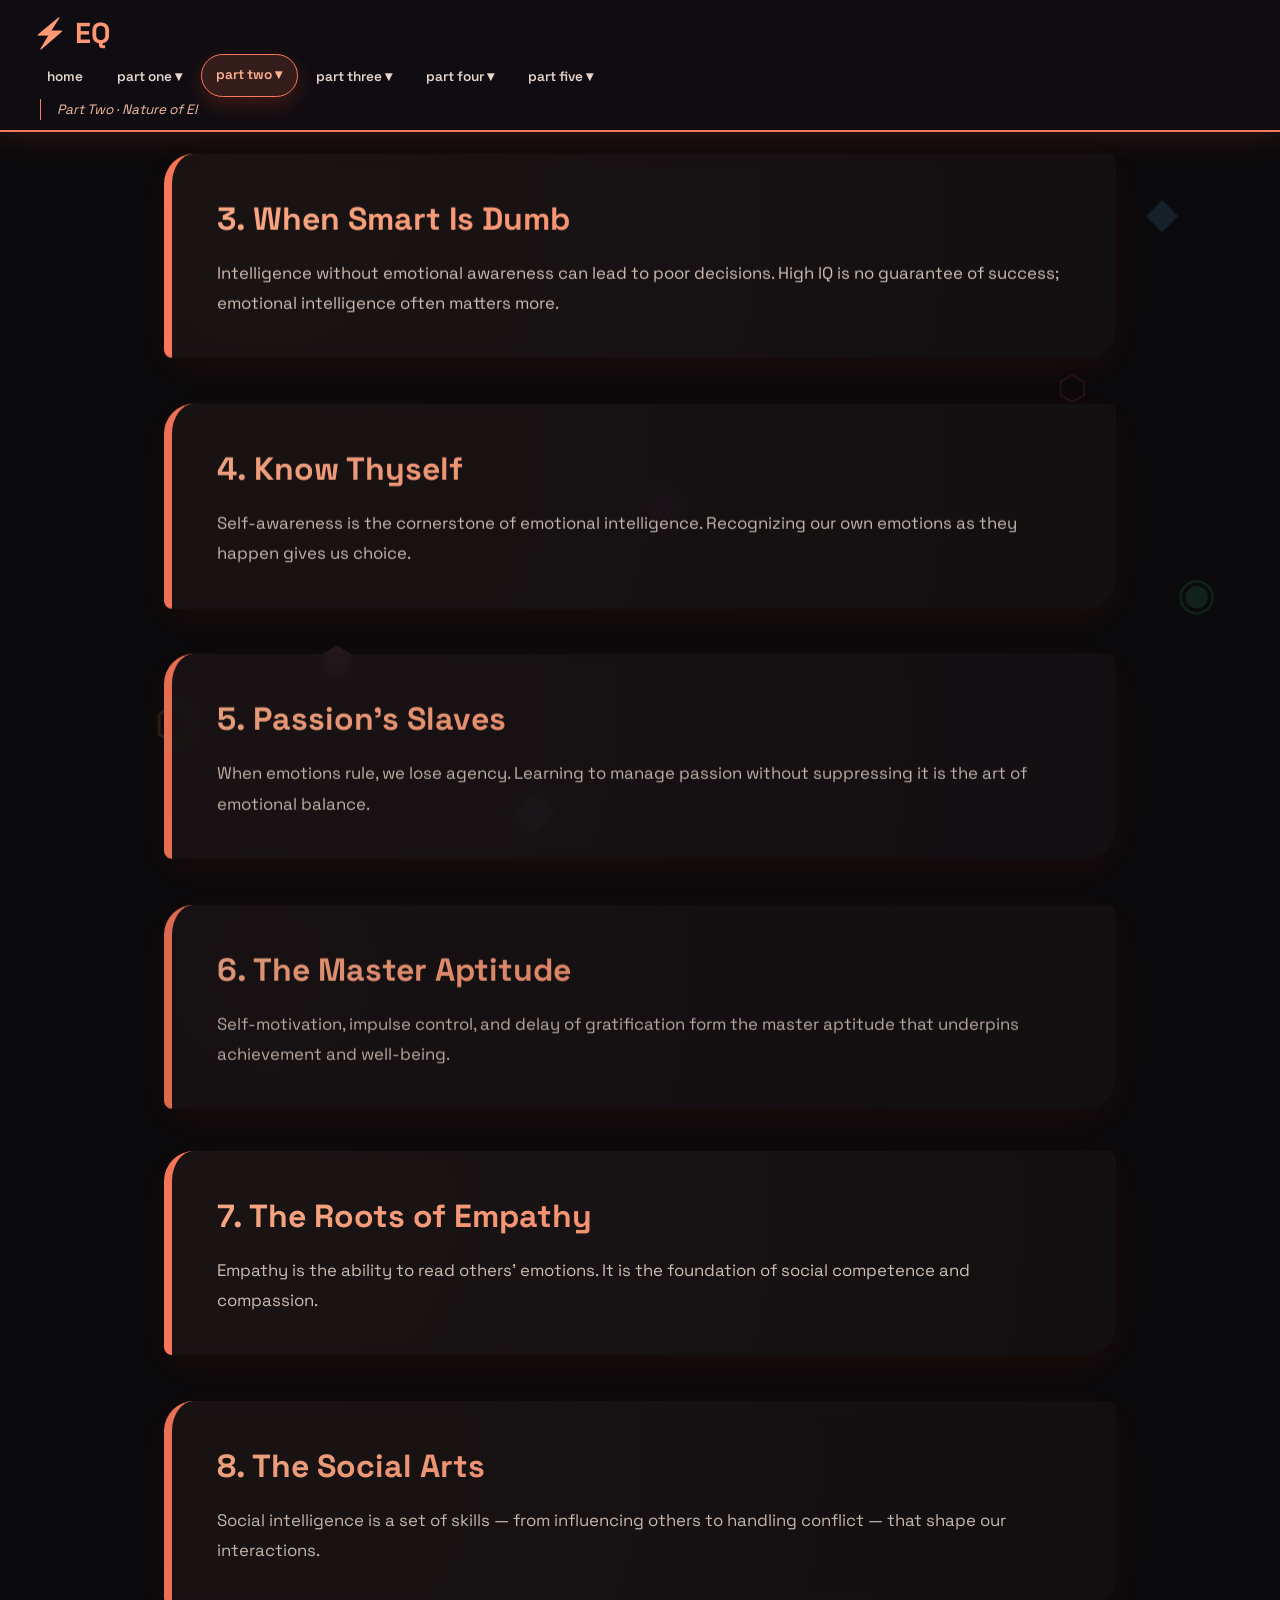
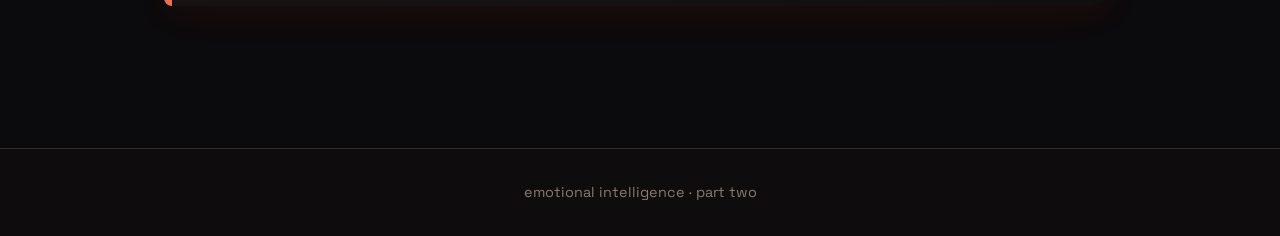
<file: part2.html>
<!DOCTYPE html>
<html lang="en">
<head>
    <meta charset="UTF-8" />
    <meta name="viewport" content="width=device-width, initial-scale=1.0"/>
    <title>EQ · Part Two</title>
    <link rel="stylesheet" href="style.css" />
    <link href="https://fonts.googleapis.com/css2?family=Space+Grotesk:wght@400;600;700&display=swap" rel="stylesheet"/>
</head>
<body>
    <div class="floating-objects" aria-hidden="true">
        <span class="obj obj-1">✦</span><span class="obj obj-2">◆</span>
        <span class="obj obj-3">⬡</span><span class="obj obj-4">◈</span>
        <span class="obj obj-5">◉</span><span class="obj obj-6">⬢</span>
        <span class="obj obj-7">✦</span><span class="obj obj-8">◆</span>
        <span class="obj obj-9">⬡</span>
    </div>

    <nav class="navbar">
        <div class="nav-brand">⚡ EQ</div>
        <ul class="nav-links">
            <li><a href="index.html" class="dropbtn">home</a></li>
            <li class="dropdown">
                <a href="part1.html" class="dropbtn">part one ▾</a>
                <ul class="dropdown-content">
                    <li><a href="part1.html#part1-1">1. What Are Emotions For?</a></li>
                    <li><a href="part1.html#part1-2">2. Anatomy of an Emotional Hijacking</a></li>
                </ul>
            </li>
            <li class="dropdown">
                <a href="part2.html" class="dropbtn active">part two ▾</a>
                <ul class="dropdown-content">
                    <li><a href="part2.html#part2-3">3. When Smart Is Dumb</a></li>
                    <li><a href="part2.html#part2-4">4. Know Thyself</a></li>
                    <li><a href="part2.html#part2-5">5. Passion's Slaves</a></li>
                    <li><a href="part2.html#part2-6">6. The Master Aptitude</a></li>
                    <li><a href="part2.html#part2-7">7. The Roots of Empathy</a></li>
                    <li><a href="part2.html#part2-8">8. The Social Arts</a></li>
                </ul>
            </li>
            <li class="dropdown">
                <a href="#" class="dropbtn">part three ▾</a>
                <ul class="dropdown-content">
                    <li><a href="part3.html#part3-9">9. Intimate Enemies</a></li>
                    <li><a href="part3.html#part3-10">10. Managing with Heart</a></li>
                    <li><a href="part3.html#part3-11">11. Mind and Medicine</a></li>
                </ul>
            </li>
            <li class="dropdown">
                <a href="#" class="dropbtn">part four ▾</a>
                <ul class="dropdown-content">
                    <li><a href="part4.html#part4-12">12. The Family Crucible</a></li>
                    <li><a href="part4.html#part4-13">13. Trauma and Emotional Relearning</a></li>
                    <li><a href="part4.html#part4-14">14. Temperament Is Not Destiny</a></li>
                </ul>
            </li>
            <li class="dropdown">
                <a href="#" class="dropbtn">part five ▾</a>
                <ul class="dropdown-content">
                    <li><a href="part5.html#part5-15">15. The Cost of Emotional Illiteracy</a></li>
                    <li><a href="part5.html#part5-16">16. Schooling the Emotions</a></li>
                </ul>
            </li>
        </ul>
        <div class="nav-extra">Part Two · Nature of EI</div>
    </nav>

    <main class="content">
        <section id="part2-3" class="page-section"><h2>3. When Smart Is Dumb</h2><p>Intelligence without emotional awareness can lead to poor decisions. High IQ is no guarantee of success; emotional intelligence often matters more.</p></section>
        <section id="part2-4" class="page-section"><h2>4. Know Thyself</h2><p>Self-awareness is the cornerstone of emotional intelligence. Recognizing our own emotions as they happen gives us choice.</p></section>
        <section id="part2-5" class="page-section"><h2>5. Passion's Slaves</h2><p>When emotions rule, we lose agency. Learning to manage passion without suppressing it is the art of emotional balance.</p></section>
        <section id="part2-6" class="page-section"><h2>6. The Master Aptitude</h2><p>Self-motivation, impulse control, and delay of gratification form the master aptitude that underpins achievement and well-being.</p></section>
        <section id="part2-7" class="page-section"><h2>7. The Roots of Empathy</h2><p>Empathy is the ability to read others' emotions. It is the foundation of social competence and compassion.</p></section>
        <section id="part2-8" class="page-section"><h2>8. The Social Arts</h2><p>Social intelligence is a set of skills — from influencing others to handling conflict — that shape our interactions.</p></section>
    </main>

    <footer class="footer"><p>emotional intelligence · part two</p></footer>
    <script src="script.js"></script>
</body>
</html>
</file>
<file: style.css>
/* style.css */
* {
    margin: 0;
    padding: 0;
    box-sizing: border-box;
}

body {
    font-family: 'Space Grotesk', sans-serif;
    background: #0b0a0c;
    color: #e8dfd7;
    line-height: 1.6;
    padding-top: 80px;
    overflow-x: hidden;
}

/* floating objects */
.floating-objects {
    position: fixed;
    top: 0;
    left: 0;
    width: 100%;
    height: 100%;
    pointer-events: none;
    z-index: 0;
    overflow: hidden;
}

.obj {
    position: absolute;
    font-size: 2.2rem;
    color: rgba(255, 180, 100, 0.12);
    animation: floatObj 18s infinite alternate ease-in-out;
}

.obj-1 { top: 8%; left: 5%; animation-duration: 14s; font-size: 3rem; color: rgba(255, 120, 80, 0.15); }
.obj-2 { top: 20%; right: 8%; animation-duration: 19s; animation-delay: -2s; font-size: 2.6rem; color: rgba(100, 200, 255, 0.12); }
.obj-3 { bottom: 15%; left: 12%; animation-duration: 16s; animation-delay: -4s; font-size: 3.2rem; color: rgba(255, 220, 100, 0.10); }
.obj-4 { top: 50%; left: 50%; animation-duration: 22s; animation-delay: -6s; font-size: 4rem; color: rgba(200, 130, 255, 0.08); }
.obj-5 { bottom: 30%; right: 5%; animation-duration: 17s; animation-delay: -3s; font-size: 2.8rem; color: rgba(80, 255, 180, 0.10); }
.obj-6 { top: 70%; left: 25%; animation-duration: 20s; animation-delay: -5s; font-size: 2.4rem; color: rgba(255, 150, 200, 0.10); }
.obj-7 { top: 10%; right: 25%; animation-duration: 15s; animation-delay: -1s; font-size: 2rem; color: rgba(255, 200, 150, 0.08); }
.obj-8 { bottom: 5%; left: 40%; animation-duration: 21s; animation-delay: -7s; font-size: 3.6rem; color: rgba(150, 220, 255, 0.07); }
.obj-9 { top: 40%; right: 15%; animation-duration: 18s; animation-delay: -4s; font-size: 2.2rem; color: rgba(255, 100, 130, 0.10); }

@keyframes floatObj {
    0% { transform: translate(0, 0) rotate(0deg) scale(1); }
    25% { transform: translate(30px, -40px) rotate(12deg) scale(1.1); }
    50% { transform: translate(-20px, 20px) rotate(-8deg) scale(0.9); }
    75% { transform: translate(40px, 30px) rotate(6deg) scale(1.05); }
    100% { transform: translate(-10px, -20px) rotate(-4deg) scale(1); }
}

/* ===== NAVIGATION ===== */
.navbar {
    position: fixed;
    top: 0;
    left: 0;
    width: 100%;
    background: rgba(18, 15, 20, 0.92);
    backdrop-filter: blur(14px);
    padding: 0.6rem 2rem;
    z-index: 1000;
    border-bottom: 2px solid #ff7a5c;
    box-shadow: 0 4px 30px rgba(255, 100, 50, 0.15);
    min-height: 70px;
}

.nav-header {
    display: flex;
    align-items: center;
    justify-content: space-between;
    width: 100%;
}

.nav-brand {
    font-size: 1.8rem;
    font-weight: 700;
    background: linear-gradient(135deg, #ff9a76, #ff5e4a);
    -webkit-background-clip: text;
    -webkit-text-fill-color: transparent;
    background-clip: text;
    flex-shrink: 0;
}

/* Hamburger */
.hamburger {
    display: none;
    flex-direction: column;
    gap: 5px;
    background: transparent;
    border: none;
    cursor: pointer;
    padding: 5px;
    z-index: 1001;
}

.hamburger .bar {
    width: 28px;
    height: 3px;
    background: #e6d5cc;
    border-radius: 3px;
    transition: all 0.3s ease;
}

.hamburger.active .bar:nth-child(1) {
    transform: rotate(45deg) translate(5px, 6px);
}

.hamburger.active .bar:nth-child(2) {
    opacity: 0;
}

.hamburger.active .bar:nth-child(3) {
    transform: rotate(-45deg) translate(5px, -6px);
}

.nav-menu {
    display: flex;
    align-items: center;
    gap: 1rem;
    transition: all 0.3s ease;
}

.nav-links {
    list-style: none;
    display: flex;
    gap: 0.2rem;
    flex-wrap: wrap;
    margin: 0;
    padding: 0;
    align-items: center;
}

.nav-links li {
    position: relative;
    list-style: none;
}

.dropbtn {
    display: block;
    color: #e6d5cc;
    text-decoration: none;
    padding: 0.6rem 0.9rem;
    font-weight: 600;
    font-size: 0.85rem;
    border-radius: 40px;
    transition: 0.25s;
    border: 1px solid transparent;
    white-space: nowrap;
    cursor: pointer;
}

.dropbtn:hover, .dropbtn.active {
    background: rgba(255, 120, 80, 0.15);
    color: #ffb295;
    border-color: #ff7a5c;
    transform: translateY(-2px);
    box-shadow: 0 8px 20px rgba(255, 80, 40, 0.2);
}

.dropdown-content {
    display: none;
    position: absolute;
    top: 100%;
    left: 0;
    min-width: 220px;
    background: #1f1820;
    border-radius: 16px;
    padding: 0.6rem 0;
    box-shadow: 0 16px 40px rgba(0,0,0,0.8);
    border: 1px solid #ff7a5c;
    animation: dropdownPulse 0.35s ease;
    z-index: 1001;
    margin-top: 4px;
}

.dropdown-content li {
    list-style: none;
    position: relative;
}

.dropdown-content a {
    color: #e2cec4;
    text-decoration: none;
    display: block;
    padding: 0.5rem 1.4rem;
    font-size: 0.85rem;
    transition: 0.2s;
    border-left: 3px solid transparent;
    white-space: nowrap;
}

.dropdown-content a:hover {
    background: #2f2128;
    border-left-color: #ff7a5c;
    color: #ffd5c0;
    padding-left: 1.8rem;
}

/* Desktop hover */
@media (min-width: 769px) {
    .dropdown:hover .dropdown-content {
        display: block;
    }
}

@keyframes dropdownPulse {
    0% { opacity: 0; transform: translateY(8px) scale(0.96); }
    100% { opacity: 1; transform: translateY(0) scale(1); }
}

.nav-extra {
    color: #f0b8a0;
    font-style: italic;
    font-size: 0.85rem;
    border-left: 1px solid #ff7a5c;
    padding-left: 1rem;
    margin-left: 0.5rem;
}

/* ===== CONTENT ===== */
.content {
    max-width: 1000px;
    margin: 0 auto;
    padding: 2rem 1.5rem 4rem;
    position: relative;
    z-index: 2;
}

.page-section {
    background: rgba(25, 20, 24, 0.7);
    backdrop-filter: blur(4px);
    padding: 2.5rem 2.8rem;
    margin: 2.8rem 0;
    border-radius: 30px 8px 30px 8px;
    border-left: 8px solid #ff7a5c;
    box-shadow: 0 10px 40px rgba(255, 80, 40, 0.08);
    transition: all 0.4s cubic-bezier(0.175, 0.885, 0.32, 1.275);
    scroll-margin-top: 100px;
    position: relative;
    overflow: hidden;
}

.page-section::before {
    content: '';
    position: absolute;
    top: -50%;
    left: -50%;
    width: 200%;
    height: 200%;
    background: radial-gradient(circle at 30% 40%, rgba(255, 120, 80, 0.03), transparent 60%);
    pointer-events: none;
}

.page-section:hover {
    transform: scale(1.01) translateY(-6px);
    border-left-color: #ffb07c;
    box-shadow: 0 20px 50px rgba(255, 80, 40, 0.18);
}

.page-section h2 {
    font-size: 2rem;
    font-weight: 700;
    color: #ffbe9e;
    margin-bottom: 0.8rem;
    background: linear-gradient(135deg, #ffb08a, #ff7a5c);
    -webkit-background-clip: text;
    -webkit-text-fill-color: transparent;
    background-clip: text;
}

.page-section p {
    font-size: 1.05rem;
    color: #d5c6bc;
    line-height: 1.8;
}

.quote {
    font-style: italic;
    border-left: 4px solid #ff7a5c;
    padding-left: 1.5rem;
    color: #eccfc0;
    background: rgba(255, 120, 80, 0.08);
    border-radius: 0 20px 20px 0;
    padding: 0.8rem 1.5rem;
    margin: 1rem 0;
}

.highlight {
    border-left-color: #ffb07c;
    background: linear-gradient(145deg, #1f171c, #2a1f24);
}

blockquote {
    font-size: 1.5rem;
    font-weight: 400;
    font-style: italic;
    color: #f0d4c4;
    padding: 1.2rem 2rem;
    background: rgba(255, 180, 130, 0.06);
    border-radius: 40px 8px 40px 8px;
    margin: 1.5rem 0;
    border: 1px solid #ff7a5c;
}

.hero-section {
    text-align: center;
    border-left-color: #ffb07c;
    padding: 4rem 2.8rem;
}

.hero-section h1 {
    font-size: 3.5rem;
    background: linear-gradient(135deg, #ffb08a, #ff5e4a);
    -webkit-background-clip: text;
    -webkit-text-fill-color: transparent;
    background-clip: text;
}

.subtitle {
    font-size: 1.2rem;
    color: #b8a094;
    margin-bottom: 2rem;
}

.hero-quote {
    max-width: 700px;
    margin: 0 auto 2rem;
}

.hero-quote blockquote {
    font-size: 1.3rem;
    border: none;
    background: rgba(255, 180, 130, 0.05);
}

.hero-quote cite {
    color: #a0887c;
    font-size: 1rem;
}

.btn-primary {
    display: inline-block;
    padding: 0.8rem 2.5rem;
    background: linear-gradient(135deg, #ff7a5c, #ff5e4a);
    color: #fff;
    text-decoration: none;
    border-radius: 50px;
    font-weight: 700;
    transition: 0.3s;
    box-shadow: 0 8px 25px rgba(255, 80, 40, 0.3);
}

.btn-primary:hover {
    transform: scale(1.05);
    box-shadow: 0 12px 35px rgba(255, 80, 40, 0.5);
}

.footer {
    text-align: center;
    padding: 2rem 1rem;
    color: #8a7a72;
    font-size: 0.9rem;
    border-top: 1px solid #3a2e2a;
    background: #0f0c0e;
    margin-top: 2rem;
}

/* ===== RESPONSIVE ===== */
@media (max-width: 1024px) {
    .dropbtn {
        font-size: 0.8rem;
        padding: 0.5rem 0.7rem;
    }
    .dropdown-content {
        min-width: 200px;
    }
}

@media (max-width: 768px) {
    body {
        padding-top: 60px;
    }

    .navbar {
        padding: 0.5rem 1rem;
        min-height: 60px;
    }

    .hamburger {
        display: flex;
    }

    .nav-menu {
        display: none;
        flex-direction: column;
        width: 100%;
        padding: 1rem 0;
        gap: 0.5rem;
        max-height: 70vh;
        overflow-y: auto;
    }

    .nav-menu.open {
        display: flex;
    }

    .nav-links {
        flex-direction: column;
        width: 100%;
        gap: 0.3rem;
    }

    .nav-links li {
        width: 100%;
    }

    .dropbtn {
        width: 100%;
        text-align: center;
        padding: 0.6rem 0.8rem;
        font-size: 0.85rem;
        white-space: normal;
    }

    .dropdown-content {
        position: static;
        width: 100%;
        border-radius: 12px;
        margin-top: 2px;
        box-shadow: none;
        border: 1px solid rgba(255, 122, 92, 0.3);
        animation: none;
        max-height: 0;
        overflow: hidden;
        padding: 0;
        transition: max-height 0.3s ease, padding 0.3s ease;
    }

    .dropdown-content.open {
        max-height: 500px;
        padding: 0.4rem 0;
    }

    .dropdown-content a {
        white-space: normal;
        font-size: 0.8rem;
        padding: 0.4rem 1rem;
        text-align: center;
        border-left: none;
        border-bottom: 1px solid rgba(255, 122, 92, 0.1);
    }

    .dropdown-content a:hover {
        padding-left: 1rem;
        background: rgba(255, 120, 80, 0.1);
    }

    .dropdown-content a:last-child {
        border-bottom: none;
    }

    .nav-extra {
        display: none;
    }

    .content {
        padding: 1rem 1rem 3rem;
    }

    .page-section {
        padding: 1.8rem 1.2rem;
        margin: 1.8rem 0;
        border-left-width: 6px;
        border-radius: 20px 6px 20px 6px;
    }

    .page-section h2 {
        font-size: 1.5rem;
    }

    .page-section p {
        font-size: 0.95rem;
        line-height: 1.6;
    }

    .hero-section {
        padding: 2.5rem 1.2rem;
    }

    .hero-section h1 {
        font-size: 2.2rem;
    }

    .subtitle {
        font-size: 1rem;
    }

    blockquote {
        font-size: 1.1rem;
        padding: 1rem 1.2rem;
        margin: 1rem 0;
    }

    .hero-quote blockquote {
        font-size: 1rem;
    }

    .btn-primary {
        padding: 0.6rem 1.8rem;
        font-size: 0.9rem;
    }

    .obj {
        font-size: 1.6rem;
    }
}

@media (max-width: 480px) {
    .navbar {
        padding: 0.4rem 0.8rem;
        min-height: 55px;
    }

    .nav-brand {
        font-size: 1.4rem;
    }

    .hamburger .bar {
        width: 24px;
        height: 2.5px;
    }

    .dropbtn {
        font-size: 0.75rem;
        padding: 0.5rem 0.6rem;
    }

    .dropdown-content a {
        font-size: 0.7rem;
        padding: 0.35rem 0.8rem;
    }

    .page-section {
        padding: 1.2rem 0.8rem;
        margin: 1.2rem 0;
    }

    .page-section h2 {
        font-size: 1.2rem;
    }

    .page-section p {
        font-size: 0.85rem;
    }

    .hero-section h1 {
        font-size: 1.8rem;
    }

    blockquote {
        font-size: 0.95rem;
        padding: 0.8rem 1rem;
    }

    .quote {
        font-size: 0.9rem;
        padding: 0.6rem 1rem;
    }

    .obj {
        font-size: 1.2rem;
    }

    .floating-objects .obj-4,
    .floating-objects .obj-8 {
        display: none;
    }
}







/* ===== ARISTOTLE & INTRODUCTION STYLES ===== */
.aristotle-block {
    margin: 2.5rem auto;
    padding: 2rem;
    background: linear-gradient(145deg, rgba(255, 180, 130, 0.08), rgba(255, 122, 92, 0.05));
    border-radius: 20px;
    border: 1px solid rgba(255, 122, 92, 0.2);
    max-width: 800px;
}

.aristotle-quote {
    font-size: 1.4rem !important;
    line-height: 1.6 !important;
    border: none !important;
    background: transparent !important;
    padding: 0 !important;
    margin: 0 !important;
    color: #f0d4c4 !important;
    text-align: center;
}

.aristotle-block cite {
    display: block;
    text-align: center;
    color: #b8a094;
    font-size: 0.95rem;
    margin-top: 0.8rem;
    font-style: italic;
}

.intro-text {
    text-align: left;
    max-width: 850px;
    margin: 0 auto;
}

.intro-text p {
    margin-bottom: 1.2rem;
    line-height: 1.9;
    font-size: 1.05rem;
    color: #d5c6bc;
}

.intro-text h3 {
    font-size: 1.5rem;
    font-weight: 700;
    color: #ffbe9e;
    margin: 2rem 0 1rem;
    background: linear-gradient(135deg, #ffb08a, #ff7a5c);
    -webkit-background-clip: text;
    -webkit-text-fill-color: transparent;
    background-clip: text;
}

.news-items {
    list-style: none;
    padding: 0;
    margin: 1.5rem 0 2rem;
}

.news-items li {
    padding: 1rem 1.2rem;
    margin-bottom: 0.8rem;
    background: rgba(255, 122, 92, 0.06);
    border-left: 3px solid #ff7a5c;
    border-radius: 8px;
    color: #d5c6bc;
    line-height: 1.7;
    font-size: 0.95rem;
    transition: all 0.3s ease;
}

.news-items li:hover {
    background: rgba(255, 122, 92, 0.1);
    transform: translateX(4px);
}

/* Responsive adjustments */
@media (max-width: 768px) {
    .aristotle-block {
        padding: 1.2rem;
        margin: 1.5rem auto;
    }
    
    .aristotle-quote {
        font-size: 1.1rem !important;
    }
    
    .intro-text p {
        font-size: 0.95rem;
        line-height: 1.7;
    }
    
    .intro-text h3 {
        font-size: 1.2rem;
    }
    
    .news-items li {
        font-size: 0.85rem;
        padding: 0.8rem 1rem;
    }
}

@media (max-width: 480px) {
    .aristotle-block {
        padding: 0.8rem;
        margin: 1rem auto;
    }
    
    .aristotle-quote {
        font-size: 0.95rem !important;
    }
    
    .aristotle-block cite {
        font-size: 0.8rem;
    }
    
    .intro-text p {
        font-size: 0.85rem;
    }
    
    .news-items li {
        font-size: 0.8rem;
        padding: 0.6rem 0.8rem;
    }
}







/* ===== PART ONE STYLES ===== */
.part-header {
    text-align: center;
    border-left-color: #ffb07c !important;
    padding: 3rem 2.8rem !important;
    background: linear-gradient(145deg, rgba(255, 180, 130, 0.08), rgba(255, 122, 92, 0.05)) !important;
}

.part-title {
    font-size: 2.5rem;
    font-weight: 700;
    letter-spacing: 4px;
    background: linear-gradient(135deg, #ffb08a, #ff5e4a);
    -webkit-background-clip: text;
    -webkit-text-fill-color: transparent;
    background-clip: text;
    margin-bottom: 0.5rem;
}

.part-subtitle {
    font-size: 2rem;
    color: #f0d4c4;
    font-weight: 300;
    letter-spacing: 2px;
}

.epigraph {
    margin: 1.5rem 0 2.5rem;
    padding: 1.5rem 2rem;
    background: rgba(255, 180, 130, 0.06);
    border-radius: 16px;
    border-left: 4px solid #ff7a5c;
}

.epigraph blockquote {
    font-size: 1.2rem !important;
    border: none !important;
    padding: 0 !important;
    margin: 0 !important;
    background: transparent !important;
    color: #eccfc0 !important;
}

.epigraph cite {
    display: block;
    text-align: right;
    color: #b8a094;
    font-size: 0.9rem;
    margin-top: 0.5rem;
    font-style: italic;
}

.intro-text h3,
.page-section h3 {
    font-size: 1.5rem;
    font-weight: 700;
    color: #ffbe9e;
    margin: 2rem 0 1rem;
    background: linear-gradient(135deg, #ffb08a, #ff7a5c);
    -webkit-background-clip: text;
    -webkit-text-fill-color: transparent;
    background-clip: text;
}

.emotion-list {
    margin: 1.5rem 0 2rem;
}

.emotion-item {
    padding: 1rem 1.5rem;
    margin-bottom: 0.8rem;
    background: rgba(255, 122, 92, 0.05);
    border-radius: 12px;
    border-left: 3px solid #ff7a5c;
    transition: all 0.3s ease;
}

.emotion-item:hover {
    background: rgba(255, 122, 92, 0.1);
    transform: translateX(4px);
}

.emotion-item h4 {
    color: #ffbe9e;
    font-size: 1.05rem;
    margin-bottom: 0.3rem;
}

.emotion-item p {
    font-size: 0.95rem !important;
    color: #d5c6bc !important;
    margin: 0 !important;
}

.erasmus-quote {
    margin: 1.5rem 0 2rem;
    padding: 1.5rem 2rem;
    background: linear-gradient(145deg, rgba(255, 180, 130, 0.05), rgba(255, 122, 92, 0.03));
    border-radius: 16px;
    border: 1px solid rgba(255, 122, 92, 0.15);
}

.erasmus-quote blockquote {
    font-size: 1.1rem !important;
    border: none !important;
    padding: 0 !important;
    margin: 0 !important;
    background: transparent !important;
    color: #eccfc0 !important;
    text-align: center;
}

/* Responsive */
@media (max-width: 768px) {
    .part-title {
        font-size: 1.8rem;
    }
    
    .part-subtitle {
        font-size: 1.4rem;
    }
    
    .part-header {
        padding: 2rem 1.2rem !important;
    }
    
    .epigraph {
        padding: 1rem 1.2rem;
    }
    
    .epigraph blockquote {
        font-size: 1rem !important;
    }
    
    .page-section h3 {
        font-size: 1.2rem;
    }
    
    .emotion-item {
        padding: 0.8rem 1rem;
    }
    
    .emotion-item h4 {
        font-size: 0.95rem;
    }
    
    .emotion-item p {
        font-size: 0.85rem !important;
    }
    
    .erasmus-quote {
        padding: 1rem 1.2rem;
    }
    
    .erasmus-quote blockquote {
        font-size: 0.95rem !important;
    }
}

@media (max-width: 480px) {
    .part-title {
        font-size: 1.4rem;
        letter-spacing: 2px;
    }
    
    .part-subtitle {
        font-size: 1.1rem;
    }
    
    .epigraph blockquote {
        font-size: 0.9rem !important;
    }
}
</file>
